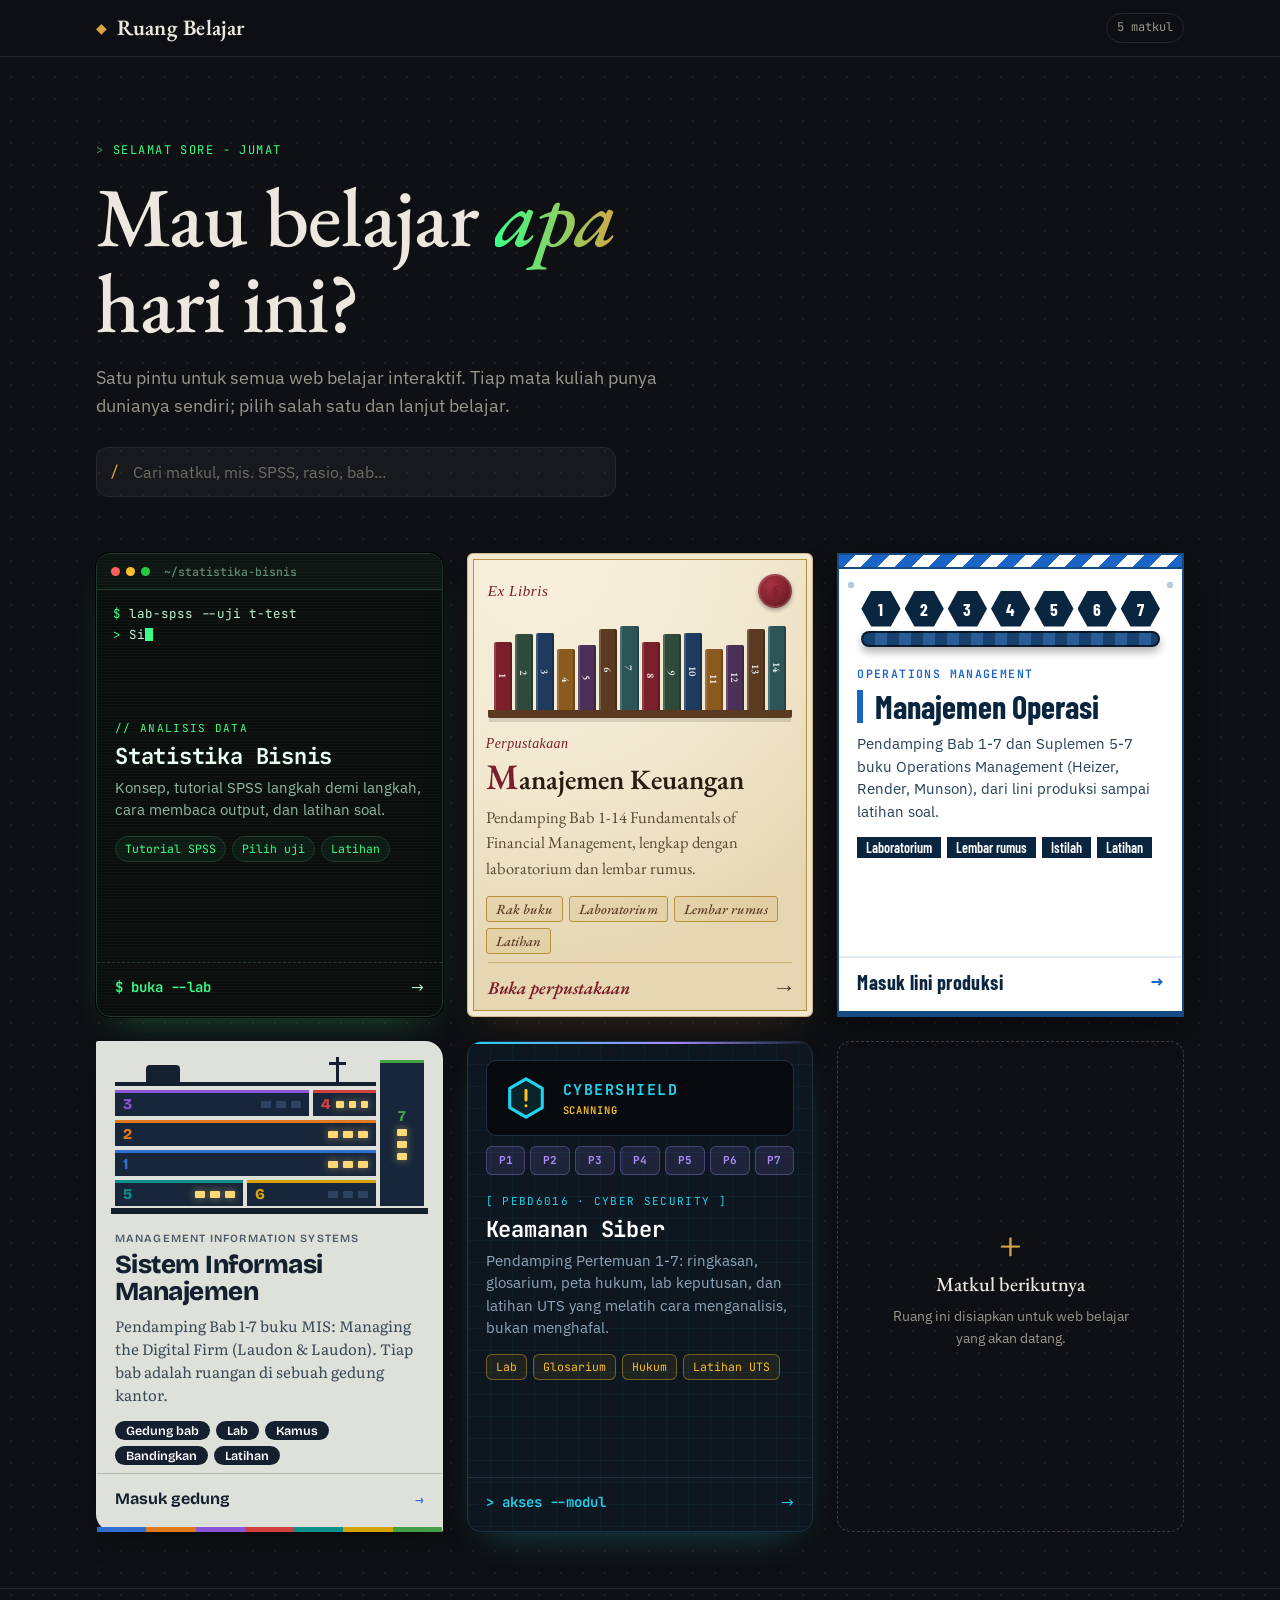
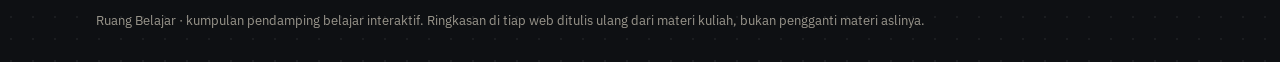
<file: index.html>
<!DOCTYPE html>
<html lang="id">
<head>
<meta charset="utf-8">
<meta name="viewport" content="width=device-width,initial-scale=1">
<title>Ruang Belajar - Pusat Web Belajar Interaktif</title>
<meta name="description" content="Pintu masuk ke semua web belajar interaktif per mata kuliah: statistika bisnis, manajemen keuangan, dan lainnya.">
<meta name="theme-color" content="#0e1013">
<link rel="preconnect" href="https://fonts.googleapis.com">
<link rel="preconnect" href="https://fonts.gstatic.com" crossorigin>
<link href="https://fonts.googleapis.com/css2?family=Barlow+Condensed:wght@500;600;700&family=Bricolage+Grotesque:opsz,wght@12..96,500;12..96,700;12..96,800&family=Literata:opsz,wght@7..72,400;7..72,600&family=EB+Garamond:ital,wght@0,400;0,500;0,600;1,400;1,500&family=IBM+Plex+Sans:wght@400;500;600&family=IM+Fell+English:ital@0;1&family=JetBrains+Mono:wght@400;500;700&display=swap" rel="stylesheet">
<link rel="stylesheet" href="style.css">
</head>
<body>
<a class="skip" href="#grid">Lewati ke daftar matkul</a>

<header class="top">
  <div class="wrap top-in">
    <a class="brand" href="./" aria-label="Ruang Belajar, beranda">
      <span class="brand-mark" aria-hidden="true">&#9670;</span>
      <span class="brand-name">Ruang Belajar</span>
    </a>
    <span class="count mono" id="count" aria-live="polite"></span>
  </div>
</header>

<main>
  <section class="hero wrap">
    <p class="eyebrow mono" id="greet"></p>
    <h1>Mau belajar <em>apa</em> hari ini?</h1>
    <p class="lead">Satu pintu untuk semua web belajar interaktif. Tiap mata kuliah punya dunianya sendiri; pilih salah satu dan lanjut belajar.</p>
    <div class="search">
      <label for="q" class="sr">Cari mata kuliah</label>
      <span class="search-ic mono" aria-hidden="true">/</span>
      <input id="q" type="search" placeholder="Cari matkul, mis. SPSS, rasio, bab..." autocomplete="off" enterkeyhint="search">
    </div>
  </section>

  <section id="resume" class="wrap resume" hidden></section>

  <section class="wrap">
    <div id="grid" class="grid" aria-live="polite"></div>
    <p id="empty" class="empty" hidden>Tidak ada matkul yang cocok. Coba kata kunci lain.</p>
  </section>
</main>

<footer class="foot">
  <div class="wrap">
    <p>Ruang Belajar &middot; kumpulan pendamping belajar interaktif. Ringkasan di tiap web ditulis ulang dari materi kuliah, bukan pengganti materi aslinya.</p>
  </div>
</footer>

<script src="script.js"></script>
</body>
</html>
</file>
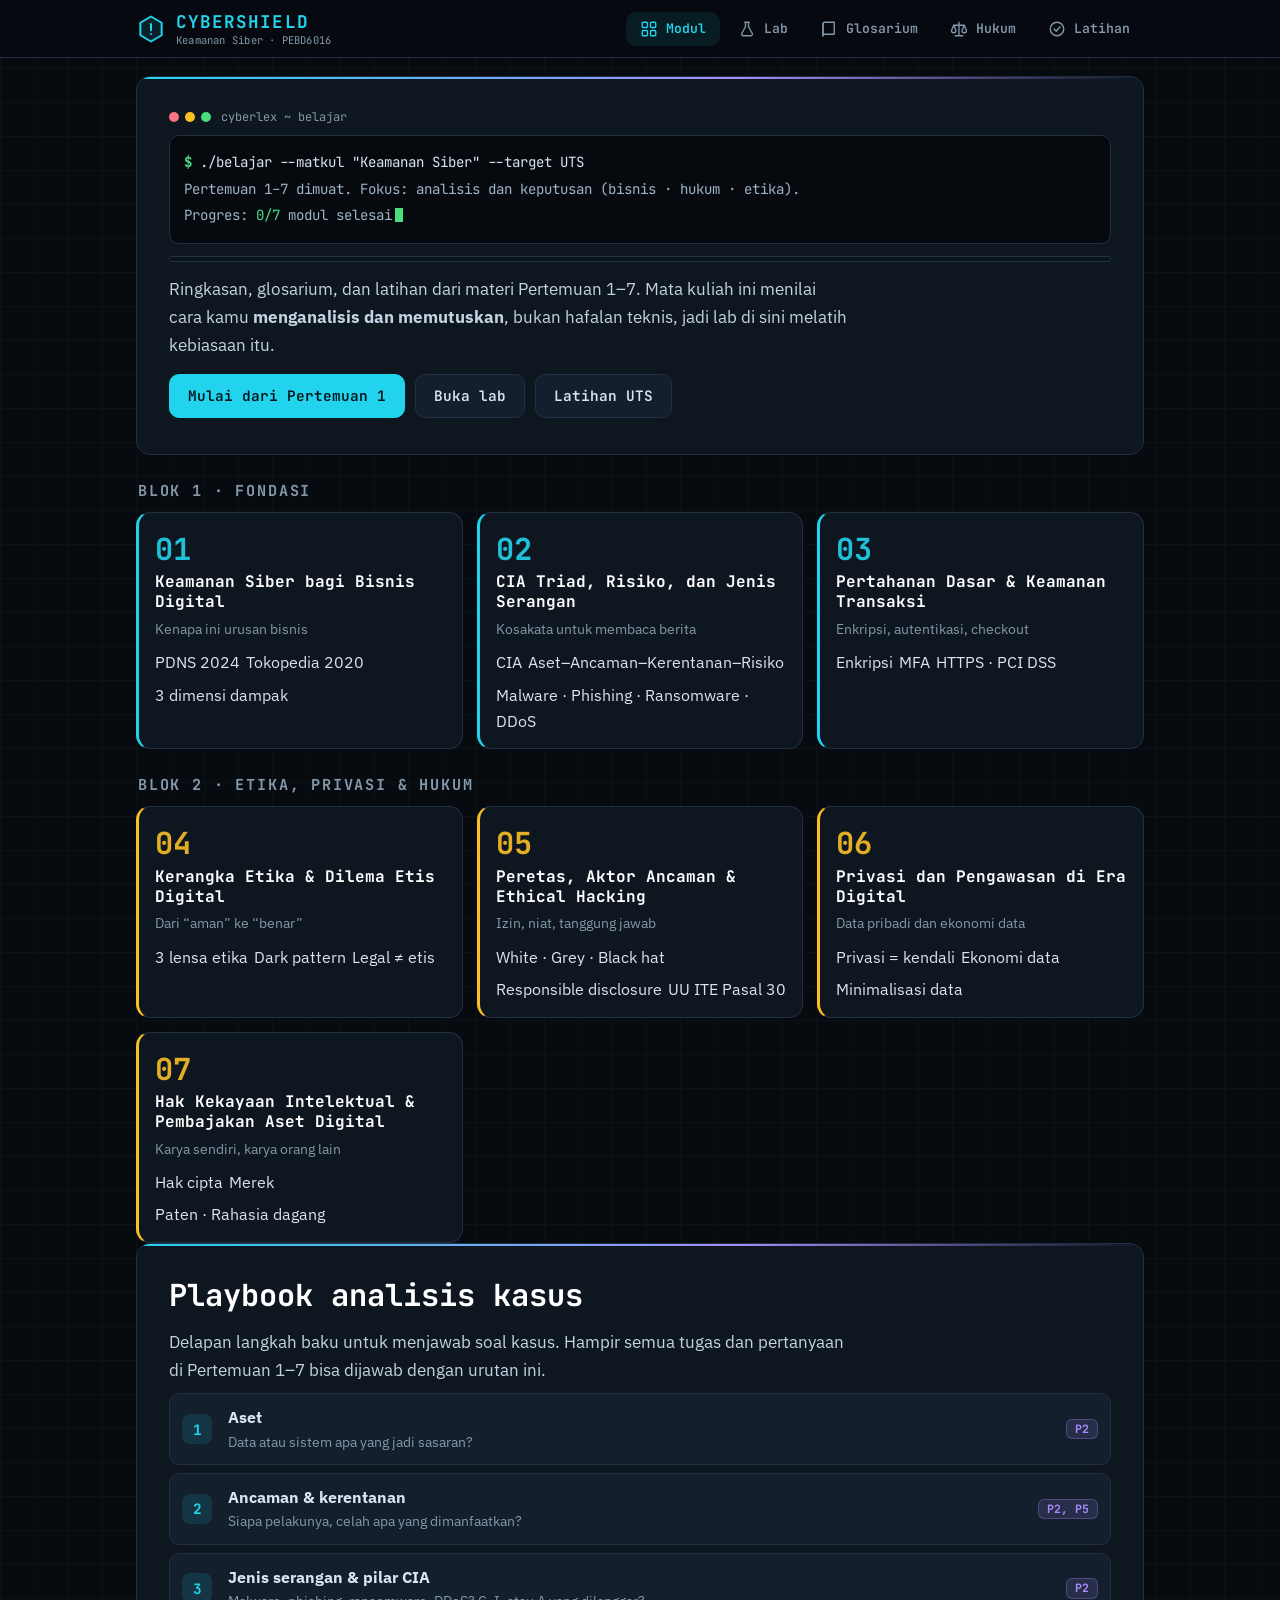
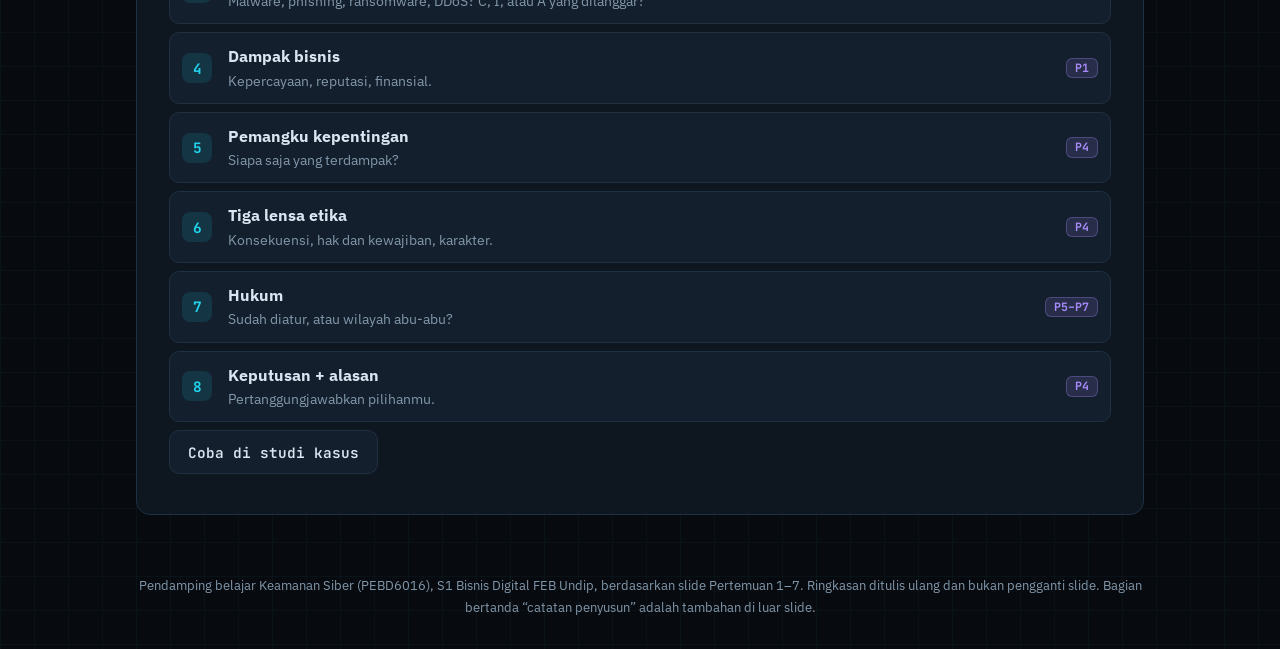
<file: KeamananSiber/index.html>
<!DOCTYPE html>
<html lang="id">
<head>
<meta charset="utf-8">
<meta name="viewport" content="width=device-width,initial-scale=1,viewport-fit=cover">
<meta name="theme-color" content="#070b10">
<title>CyberLex · Belajar Keamanan Siber</title>
<link rel="preconnect" href="https://fonts.googleapis.com">
<link rel="preconnect" href="https://fonts.gstatic.com" crossorigin>
<link href="https://fonts.googleapis.com/css2?family=IBM+Plex+Sans:wght@400;500;600&family=JetBrains+Mono:wght@400;600;700&display=swap" rel="stylesheet">
<link rel="stylesheet" href="style.css">
</head>
<body>
<a class="skip" href="#M">Lewati ke konten</a>
<header>
  <div class="wrap">
    <a class="brand" href="#/"><svg viewBox="0 0 24 24" aria-hidden="true"><path d="M12 2l8.5 5v10L12 22l-8.5-5V7z"/><path d="M12 8v5m0 3v.01"/></svg><span>CYBERSHIELD<small>Keamanan Siber · PEBD6016</small></span></a>
    <nav id="nav" aria-label="Menu utama">
      <a href="#/" data-r=""><svg viewBox="0 0 24 24" aria-hidden="true"><rect x="3" y="3" width="7" height="7" rx="1.5"/><rect x="14" y="3" width="7" height="7" rx="1.5"/><rect x="3" y="14" width="7" height="7" rx="1.5"/><rect x="14" y="14" width="7" height="7" rx="1.5"/></svg><span>Modul</span></a>
      <a href="#/lab" data-r="lab"><svg viewBox="0 0 24 24" aria-hidden="true"><path d="M9 3h6M10 3v6l-5 9a2 2 0 0 0 1.8 3h10.4a2 2 0 0 0 1.8-3l-5-9V3"/></svg><span>Lab</span></a>
      <a href="#/glosarium" data-r="glosarium"><svg viewBox="0 0 24 24" aria-hidden="true"><path d="M4 5a2 2 0 0 1 2-2h13v16H6a2 2 0 0 0-2 2z"/><path d="M4 21V5"/></svg><span>Glosarium</span></a>
      <a href="#/hukum" data-r="hukum"><svg viewBox="0 0 24 24" aria-hidden="true"><path d="M12 3v18M7 21h10M5 7h14M5 7l-3 7a3 3 0 0 0 6 0zM19 7l-3 7a3 3 0 0 0 6 0z"/></svg><span>Hukum</span></a>
      <a href="#/latihan" data-r="latihan"><svg viewBox="0 0 24 24" aria-hidden="true"><circle cx="12" cy="12" r="9"/><path d="M8 12l3 3 5-6"/></svg><span>Latihan</span></a>
    </nav>
  </div>
</header>
<main id="M"></main>
<footer>Pendamping belajar Keamanan Siber (PEBD6016), S1 Bisnis Digital FEB Undip, berdasarkan slide Pertemuan 1–7. Ringkasan ditulis ulang dan bukan pengganti slide. Bagian bertanda &ldquo;catatan penyusun&rdquo; adalah tambahan di luar slide.</footer>
<script src="data.js"></script>
<script src="glosarium.js"></script>
<script src="labs.js"></script>
<script src="quiz.js"></script>
<script src="script.js"></script>
</body>
</html>
</file>
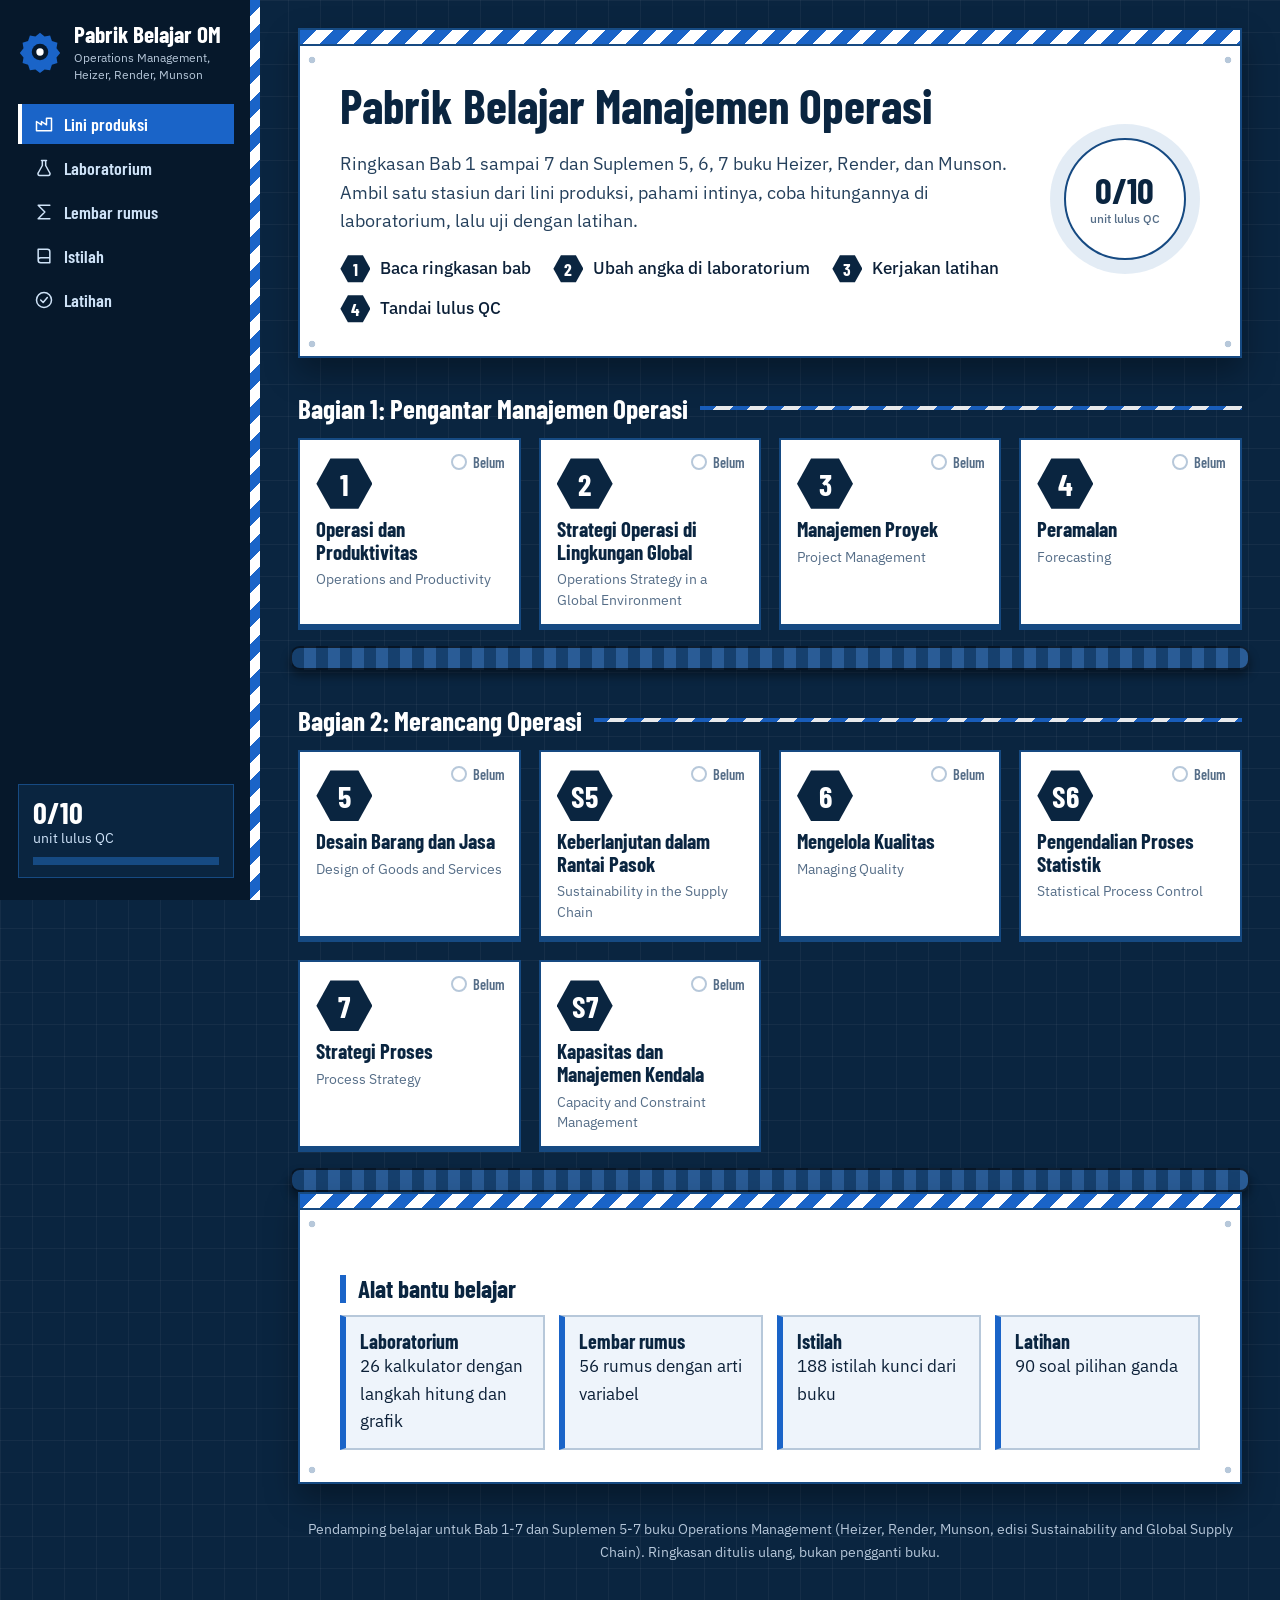
<file: ManajemenOperasi/index.html>
<!DOCTYPE html>
<html lang="id">
<head>
<meta charset="utf-8">
<meta name="viewport" content="width=device-width,initial-scale=1">
<title>Pabrik Belajar OM - Manajemen Operasi</title>
<link rel="preconnect" href="https://fonts.googleapis.com">
<link rel="preconnect" href="https://fonts.gstatic.com" crossorigin>
<link href="https://fonts.googleapis.com/css2?family=Barlow+Condensed:wght@500;600;700&family=IBM+Plex+Mono:wght@400;600&family=IBM+Plex+Sans:ital,wght@0,400;0,500;0,600;1,400&display=swap" rel="stylesheet">
<link rel="stylesheet" href="style.css">
</head>
<body>
<a class="skip" href="#M">Lewati ke konten</a>
<div class="app">
  <aside class="rail">
    <a class="brand" href="#/" aria-label="Pabrik Belajar OM, ke beranda">
      <svg viewBox="0 0 48 48" aria-hidden="true"><path d="M24 3l5 4 6-1 2 6 6 2-1 6 4 5-4 5 1 6-6 2-2 6-6-1-5 4-5-4-6 1-2-6-6-2 1-6-4-5 4-5-1-6 6-2 2-6 6 1z" fill="#1a64c8"/><circle cx="24" cy="24" r="9" fill="#06182b"/><circle cx="24" cy="24" r="4" fill="#fff"/></svg>
      <span><b>Pabrik Belajar OM</b><small>Operations Management, Heizer, Render, Munson</small></span>
    </a>
    <nav id="nav" aria-label="Menu utama">
      <a href="#/" data-r=""><svg viewBox="0 0 24 24"><path d="M3 20V9l6 4V9l6 4V5h6v15z"/></svg>Lini produksi</a>
      <a href="#/lab" data-r="lab"><svg viewBox="0 0 24 24"><path d="M9 3h6M10 3v6l-5 9a2 2 0 0 0 2 3h10a2 2 0 0 0 2-3l-5-9V3"/></svg>Laboratorium</a>
      <a href="#/rumus" data-r="rumus"><svg viewBox="0 0 24 24"><path d="M5 4h14M5 4l8 8-8 8h14"/></svg>Lembar rumus</a>
      <a href="#/istilah" data-r="istilah"><svg viewBox="0 0 24 24"><path d="M5 4h11a3 3 0 0 1 3 3v13H8a3 3 0 0 1-3-3zM5 17a3 3 0 0 1 3-3h11"/></svg>Istilah</a>
      <a href="#/latihan" data-r="latihan"><svg viewBox="0 0 24 24"><circle cx="12" cy="12" r="9"/><path d="M8 12l3 3 5-6"/></svg>Latihan</a>
    </nav>
    <div class="gm" id="gm" aria-live="polite"></div>
  </aside>
  <main>
    <div class="wrapm" id="M" tabindex="-1"></div>
    <footer>Pendamping belajar untuk Bab 1-7 dan Suplemen 5-7 buku Operations Management (Heizer, Render, Munson, edisi Sustainability and Global Supply Chain). Ringkasan ditulis ulang, bukan pengganti buku.</footer>
  </main>
</div>
<script src="materi.js"></script>
<script src="rumus.js"></script>
<script src="istilah.js"></script>
<script src="soal.js"></script>
<script src="labs.js"></script>
<script src="script.js"></script>
</body>
</html>
</file>
<file: style.css>
/* ============ Ruang Belajar - hub ============ */
:root{
  --bg:#0e1013;--ink:#ece8df;--mut:#9a968c;--line:#252932;
  --g:#39ff88;--au:#d9a441;--r:14px;
  --serif:'EB Garamond',Georgia,serif;
  --sans:'IBM Plex Sans',system-ui,sans-serif;
  --mono:'JetBrains Mono',ui-monospace,Menlo,monospace;
}
*,*::before,*::after{box-sizing:border-box}
*{margin:0}
html{-webkit-text-size-adjust:100%;scroll-behavior:smooth}
body{
  min-height:100vh;display:flex;flex-direction:column;
  background:var(--bg);color:var(--ink);
  font:400 16px/1.6 var(--sans);
  background-image:radial-gradient(rgba(255,255,255,.055) 1px,transparent 1px);
  background-size:22px 22px;
}
main{flex:1}
.wrap{width:100%;max-width:1120px;margin:0 auto;padding:0 16px}
.mono{font-family:var(--mono)}
.sr{position:absolute;width:1px;height:1px;overflow:hidden;clip:rect(0 0 0 0);white-space:nowrap}
.skip{position:absolute;left:-999px;top:8px;background:var(--ink);color:var(--bg);padding:8px 12px;border-radius:8px;z-index:50}
.skip:focus{left:8px}
a{color:inherit}
:focus-visible{outline:2px solid var(--au);outline-offset:3px}

/* ---- header ---- */
.top{position:sticky;top:0;z-index:10;background:rgba(14,16,19,.82);backdrop-filter:blur(10px);-webkit-backdrop-filter:blur(10px);border-bottom:1px solid var(--line)}
.top-in{display:flex;align-items:center;justify-content:space-between;height:56px}
.brand{display:inline-flex;align-items:center;gap:10px;text-decoration:none}
.brand-mark{color:var(--au);font-size:14px}
.brand-name{font-family:var(--serif);font-size:22px;font-weight:600;letter-spacing:.01em}
.count{font-size:12px;color:var(--mut);border:1px solid var(--line);padding:4px 10px;border-radius:999px}

/* ---- hero ---- */
.hero{padding-top:clamp(36px,9vw,84px);padding-bottom:clamp(20px,4vw,36px)}
.eyebrow{font-size:12px;letter-spacing:.12em;text-transform:uppercase;color:var(--g);margin-bottom:14px}
.eyebrow::before{content:"> ";opacity:.6}
.hero h1{font-family:var(--serif);font-weight:500;font-size:clamp(38px,9.5vw,84px);line-height:1.02;letter-spacing:-.01em;max-width:14ch}
.hero h1 em{font-style:italic;background:linear-gradient(90deg,var(--g),var(--au));-webkit-background-clip:text;background-clip:text;color:transparent;padding-right:.06em}
.lead{margin-top:18px;max-width:52ch;color:var(--mut);font-size:clamp(15px,2.2vw,18px)}
.search{position:relative;margin-top:26px;max-width:520px}
.search-ic{position:absolute;left:14px;top:50%;transform:translateY(-50%);color:var(--au);font-size:15px;pointer-events:none}
.search input{
  width:100%;height:50px;padding:0 16px 0 36px;border-radius:12px;
  border:1px solid var(--line);background:rgba(255,255,255,.04);color:var(--ink);
  font:400 16px var(--sans); /* 16px: cegah zoom iOS */
}
.search input::placeholder{color:#6f6c64}
.search input:focus{border-color:var(--au);outline:none;box-shadow:0 0 0 3px rgba(217,164,65,.18)}

/* ---- resume ---- */
.resume{margin-bottom:6px}
.resume a{
  display:flex;align-items:center;gap:12px;justify-content:space-between;
  text-decoration:none;padding:12px 16px;border-radius:12px;
  border:1px dashed #3a3f4a;background:rgba(255,255,255,.03);
  transition:border-color .2s,background .2s;
}
.resume a:hover{border-color:var(--au);background:rgba(217,164,65,.06)}
.resume small{display:block;font:500 11px var(--mono);letter-spacing:.1em;text-transform:uppercase;color:var(--mut)}
.resume strong{font-family:var(--serif);font-size:20px;font-weight:600}
.resume .go{font-family:var(--mono);color:var(--au);white-space:nowrap}

/* ---- grid ---- */
.grid{display:grid;grid-template-columns:1fr;gap:20px;padding:20px 0 56px}
@media(min-width:720px){.grid{grid-template-columns:repeat(2,1fr);gap:24px}}
@media(min-width:1060px){.grid{grid-template-columns:repeat(3,1fr)}}
.empty{text-align:center;color:var(--mut);padding:40px 0 80px}

/* ---- card base ---- */
.card{
  position:relative;display:flex;flex-direction:column;overflow:hidden;
  text-decoration:none;border-radius:var(--r);min-height:330px;
  background:#171a20;border:1px solid var(--line);
  transition:transform .25s cubic-bezier(.2,.8,.2,1),box-shadow .25s;
  -webkit-tap-highlight-color:transparent;
}
.card:hover{transform:translateY(-5px)}
.card:active{transform:translateY(-1px) scale(.995)}
.c-body{padding:18px 18px 8px;flex:1}
.c-kicker{font-size:11px;letter-spacing:.12em;text-transform:uppercase;margin-bottom:6px}
.c-title{font-size:25px;line-height:1.15;margin-bottom:8px}
.c-desc{font-size:14.5px;line-height:1.55}
.c-chips{display:flex;flex-wrap:wrap;gap:6px;margin-top:14px}
.chip{font-size:11.5px;padding:3px 9px;border-radius:999px}
.c-foot{display:flex;align-items:center;justify-content:space-between;padding:12px 18px 16px}
.c-open{font-weight:600;font-size:14px}
.c-arrow{display:inline-block;transition:transform .25s}
.card:hover .c-arrow{transform:translateX(6px)}

/* ======== TEMA: terminal (IT / Statistika Bisnis) ======== */
.t-terminal{
  --fg:#bff6d4;--ac:#39ff88;--mu:#5f8b73;--bd:#1d3a2b;
  background:#0a0f0d;color:var(--fg);border-color:var(--bd);
  font-family:var(--sans);
  box-shadow:0 0 0 1px #000,0 18px 40px -22px rgba(57,255,136,.35);
}
.t-terminal:hover{box-shadow:0 0 0 1px var(--ac),0 22px 50px -18px rgba(57,255,136,.45)}
.t-terminal::after{ /* scanlines */
  content:"";position:absolute;inset:0;pointer-events:none;
  background:repeating-linear-gradient(to bottom,rgba(255,255,255,.025) 0 1px,transparent 1px 3px);
}
.t-terminal .win{display:flex;align-items:center;gap:6px;padding:10px 14px;border-bottom:1px solid var(--bd);background:#0d1512}
.t-terminal .dot{width:9px;height:9px;border-radius:50%;background:#26453a}
.t-terminal .dot:first-child{background:#ff5f56}
.t-terminal .dot:nth-child(2){background:#ffbd2e}
.t-terminal .dot:nth-child(3){background:#27c93f}
.t-terminal .win-path{margin-left:8px;font:500 11.5px var(--mono);color:var(--mu);white-space:nowrap;overflow:hidden;text-overflow:ellipsis}
.t-terminal .scr{font:400 12.5px/1.65 var(--mono);padding:14px 16px;min-height:112px;color:var(--fg);overflow:hidden}
.t-terminal .scr .ln{white-space:pre-wrap;word-break:break-word}
.t-terminal .scr .p{color:var(--ac)}
.t-terminal .scr .ok{color:#ffd866}
.t-terminal .cursor{display:inline-block;width:.6em;height:1.05em;background:var(--ac);vertical-align:-2px;animation:blink 1s steps(2,start) infinite}
.t-terminal .c-kicker{font-family:var(--mono);color:var(--ac)}
.t-terminal .c-kicker::before{content:"// "}
.t-terminal .c-title{font-family:var(--mono);font-weight:700;color:#e8fff1;font-size:22px;letter-spacing:-.01em}
.t-terminal .c-desc{color:#8fb7a1}
.t-terminal .chip{font-family:var(--mono);border:1px solid var(--bd);color:var(--ac);background:rgba(57,255,136,.05)}
.t-terminal .c-foot{border-top:1px dashed var(--bd)}
.t-terminal .c-open{font-family:var(--mono);color:var(--ac)}
.t-terminal .c-open::before{content:"$ "}

/* ======== TEMA: library (klasik / Manajemen Keuangan) ======== */
.t-library{
  --paper:#f2e8d0;--ink2:#3a2a1a;--wine:#7a1f2b;--gold:#b8923a;--wood:#5a3b22;
  color:var(--ink2);font-family:'EB Garamond',Georgia,serif;
  background:
    radial-gradient(120% 90% at 20% 0%,#f8f0dc 0%,var(--paper) 55%,#e6d6b2 100%);
  border:1px solid #cdb98a;
  box-shadow:inset 0 0 0 5px var(--paper),inset 0 0 0 6px var(--gold),0 18px 40px -22px rgba(90,59,34,.7);
  border-radius:6px;
}
.t-library:hover{box-shadow:inset 0 0 0 5px var(--paper),inset 0 0 0 6px var(--wine),0 24px 48px -20px rgba(90,59,34,.85)}
.t-library .exl{padding:20px 20px 0;display:flex;align-items:center;justify-content:space-between}
.t-library .exl span{font:italic 400 15px 'IM Fell English',serif;color:var(--wine);letter-spacing:.04em}
.t-library .seal{width:34px;height:34px;border-radius:50%;display:grid;place-items:center;color:#f6e3c0;font:600 15px var(--serif);background:radial-gradient(circle at 35% 30%,#a8323f,var(--wine) 60%,#4f1119);box-shadow:0 2px 4px rgba(0,0,0,.35),inset 0 0 0 2px rgba(255,255,255,.15)}
.t-library .shelf{margin:14px 20px 0;padding:0 6px;display:flex;align-items:flex-end;gap:3px;height:96px;border-bottom:8px solid var(--wood);border-radius:2px;box-shadow:0 5px 0 -1px rgba(0,0,0,.12)}
.t-library .sp{
  flex:1;min-width:0;display:flex;align-items:center;justify-content:center;
  border-radius:2px 2px 0 0;color:rgba(255,255,255,.9);
  writing-mode:vertical-rl;transform-origin:bottom;
  font:600 10.5px var(--serif);letter-spacing:.04em;
  box-shadow:inset 2px 0 0 rgba(255,255,255,.16),inset -2px 0 0 rgba(0,0,0,.2);
  transition:transform .3s cubic-bezier(.2,.8,.2,1);
}
.t-library:hover .sp:nth-child(odd){transform:translateY(-6px)}
.t-library:hover .sp:nth-child(3n){transform:translateY(-10px)}
.t-library .c-kicker{font:italic 400 14px 'IM Fell English',serif;letter-spacing:.03em;text-transform:none;color:var(--wine)}
.t-library .c-title{font-weight:600;font-size:28px;line-height:1.08;color:#2a1c10}
.t-library .c-title::first-letter{color:var(--wine);font-size:1.28em}
.t-library .c-desc{font-size:16.5px;color:#5a4630}
.t-library .chip{font:italic 500 14px var(--serif);color:var(--wood);border:1px solid var(--gold);background:rgba(184,146,58,.12);border-radius:3px}
.t-library .c-foot{margin:0 20px;padding-left:0;padding-right:0;border-top:1px solid rgba(184,146,58,.55)}
.t-library .c-open{font:600 italic 18px var(--serif);color:var(--wine)}

/* ======== TEMA: industrial (Manajemen Operasi) ======== */
.t-industrial{
  --navy:#0a2540;--navy3:#164a82;--blue:#1a64c8;--steel:#b7c8da;--sky:#cfe3f8;
  background-color:#fff;color:#0c2038;
  border:2px solid var(--navy3);border-bottom-width:6px;border-radius:0;
  box-shadow:0 14px 30px rgba(0,0,0,.45);
  background-image:
    radial-gradient(circle at 12px 30px,var(--steel) 0 3px,transparent 3.6px),
    radial-gradient(circle at calc(100% - 12px) 30px,var(--steel) 0 3px,transparent 3.6px);
}
.t-industrial::before{ /* pita bahaya */
  content:"";position:absolute;left:0;right:0;top:0;height:14px;z-index:1;
  background:repeating-linear-gradient(135deg,var(--blue) 0 12px,#fff 12px 24px);
  border-bottom:2px solid var(--navy3);
}
.t-industrial:hover{box-shadow:0 22px 40px -8px rgba(0,0,0,.6),0 0 0 2px var(--blue)}
.t-industrial .belt-wrap{margin:34px 22px 0}
.t-industrial .hexrow{display:flex;justify-content:space-between;gap:4px;position:relative;z-index:1}
.t-industrial .hx{
  flex:1;max-width:40px;aspect-ratio:1;display:grid;place-items:center;
  background:var(--navy);color:#fff;font:700 1.1rem 'Barlow Condensed','Arial Narrow',sans-serif;
  clip-path:polygon(25% 5%,75% 5%,100% 50%,75% 95%,25% 95%,0 50%);
  transition:transform .3s cubic-bezier(.2,.8,.2,1),background .2s;
}
.t-industrial:hover .hx{transform:translateY(-6px);background:var(--blue);transition-delay:calc(var(--i)*40ms)}
.t-industrial .belt{
  height:16px;margin-top:3px;border-radius:8px;border:2px solid #000a;
  background:repeating-linear-gradient(90deg,#16406e 0 12px,#2a5c96 12px 24px);background-size:24px 100%;
  animation:belt 1.4s linear infinite;box-shadow:0 5px 8px rgba(0,0,0,.3);
}
@keyframes belt{to{background-position-x:24px}}
.t-industrial .c-kicker{font-family:'IBM Plex Mono',var(--mono);font-weight:600;color:var(--blue);font-size:11.5px}
.t-industrial .c-title{font:700 32px/1.05 'Barlow Condensed','Arial Narrow',sans-serif;color:var(--navy);padding-left:12px;border-left:6px solid var(--blue)}
.t-industrial .c-desc{color:#25405c;margin-top:10px}
.t-industrial .chip{font:600 14px/1.5 'Barlow Condensed','Arial Narrow',sans-serif;background:var(--navy);color:#fff;border-radius:0;padding:0 9px}
.t-industrial .c-foot{border-top:2px solid #e3ecf5}
.t-industrial .c-open{font:700 20px 'Barlow Condensed','Arial Narrow',sans-serif;color:var(--navy);letter-spacing:.02em}
.t-industrial .c-arrow{color:var(--blue);font-weight:700}

/* ======== TEMA: office (Sistem Informasi Manajemen) ======== */
.t-office{
  --ofc-bg:#dde1da;--ofc-panel:#f6f7f3;--ofc-ink:#142030;--ofc-night:#17263a;--ofc-win:#ffd978;--ofc-dim:#2d4360;
  --o1:#2f6fd0;--o2:#e0781c;--o3:#8a55d6;--o4:#d23f3f;--o5:#0f8f89;--o6:#d4a20a;--o7:#43a047;
  background:var(--ofc-bg);color:var(--ofc-ink);
  border:1px solid #b3bcb1;border-radius:2px 18px 2px 18px;
  border-bottom:5px solid transparent;
  border-image:linear-gradient(90deg,var(--o1) 0 14.28%,var(--o2) 0 28.56%,var(--o3) 0 42.84%,var(--o4) 0 57.12%,var(--o5) 0 71.4%,var(--o6) 0 85.68%,var(--o7) 0) 0 0 1 0;
  box-shadow:0 14px 30px -14px rgba(0,0,0,.6);
  font-family:'Literata',Georgia,serif;
}
.t-office:hover{box-shadow:0 22px 40px -14px rgba(0,0,0,.75),0 0 0 2px var(--o1)}
.t-office .bld{
  display:grid;gap:4px;margin:18px 18px 0;padding-bottom:8px;position:relative;
  grid-template-columns:1fr 1fr 1fr 1fr 44px;
  grid-template-areas:"roof roof roof roof r7" "r3 r3 r3 r4 r7" "r2 r2 r2 r2 r7" "r1 r1 r1 r1 r7" "r5 r5 r6 r6 r7";
}
.t-office .bld::after{content:"";position:absolute;left:-4px;right:-4px;bottom:0;height:6px;background:var(--ofc-ink)}
.t-office .roof{grid-area:roof;height:26px;position:relative;border-bottom:4px solid var(--ofc-ink);display:block}
.t-office .tank{position:absolute;left:12%;bottom:0;width:34px;height:17px;background:var(--ofc-ink);border-radius:4px 4px 0 0}
.t-office .ant{position:absolute;right:14%;bottom:0;width:3px;height:25px;background:var(--ofc-ink)}
.t-office .ant::before{content:"";position:absolute;top:5px;left:-7px;width:17px;height:3px;background:var(--ofc-ink)}
.t-office .rm{
  --c:var(--o1);display:flex;align-items:center;gap:5px;min-height:26px;padding:3px 8px;
  background:var(--ofc-night);border-top:3px solid var(--c);overflow:hidden;
}
.t-office .rm.c1{--c:var(--o1)}.t-office .rm.c2{--c:var(--o2)}.t-office .rm.c3{--c:var(--o3)}.t-office .rm.c4{--c:var(--o4)}
.t-office .rm.c5{--c:var(--o5)}.t-office .rm.c6{--c:var(--o6)}.t-office .rm.c7{--c:var(--o7)}
.t-office .rm b{font:800 15px/1 'Bricolage Grotesque','Segoe UI',sans-serif;color:var(--c);margin-right:auto}
.t-office .rm i{width:10px;height:7px;border-radius:1px;background:var(--ofc-dim);transition:background .25s,box-shadow .25s}
.t-office .rm.lit i{background:var(--ofc-win);box-shadow:0 0 8px #ffd97888}
.t-office:hover .rm i{background:var(--ofc-win);box-shadow:0 0 8px #ffd97888}
.t-office:hover .rm:nth-child(odd) i{transition-delay:.12s}
.t-office .rm.shaft{flex-direction:column;justify-content:center;padding:6px 2px}
.t-office .rm.shaft b{margin:0}
.t-office .c-kicker{font:600 11px 'Bricolage Grotesque','Segoe UI',sans-serif;color:#4c5a67;letter-spacing:.1em}
.t-office .c-title{font:800 26px/1.05 'Bricolage Grotesque','Segoe UI',sans-serif;letter-spacing:-.02em;color:var(--ofc-ink)}
.t-office .c-desc{color:#3b4a58;font-size:15px;line-height:1.55}
.t-office .chip{font:600 12.5px 'Bricolage Grotesque','Segoe UI',sans-serif;background:var(--ofc-ink);color:#fff;border-radius:999px;padding:2px 11px}
.t-office .c-foot{border-top:1px solid #b3bcb1}
.t-office .c-open{font:700 16px 'Bricolage Grotesque','Segoe UI',sans-serif;color:var(--ofc-ink)}
.t-office .c-arrow{color:var(--o1);font-weight:700}

/* ======== TEMA: cyber (Keamanan Siber) ======== */
.t-cyber{
  --cy:#22d3ee;--cg:#4ade80;--cv:#a78bfa;--cam:#fbbf24;--cpanel:#0e1620;--cline:#1f3042;
  background:
    linear-gradient(rgba(34,211,238,.05) 1px,transparent 1px) 0 0/22px 22px,
    linear-gradient(90deg,rgba(34,211,238,.05) 1px,transparent 1px) 0 0/22px 22px,
    var(--cpanel);
  border:1px solid var(--cline);color:#d9e5f0;font-family:var(--sans);
  box-shadow:0 18px 40px -22px rgba(34,211,238,.35);
}
.t-cyber::before{content:"";position:absolute;left:0;right:0;top:0;height:2px;z-index:2;background:linear-gradient(90deg,var(--cy),var(--cv) 60%,transparent)}
.t-cyber:hover{border-color:var(--cy);box-shadow:0 0 0 1px var(--cy),0 22px 50px -18px rgba(34,211,238,.5)}
.t-cyber .cy{position:relative;display:flex;align-items:center;gap:14px;margin:18px 18px 0;padding:14px 16px;background:#060a0f;border:1px solid var(--cline);border-radius:10px;overflow:hidden}
.t-cyber .sweep{position:absolute;top:0;bottom:0;width:60px;left:-60px;background:linear-gradient(90deg,transparent,rgba(34,211,238,.22),transparent);animation:sweep 3.4s linear infinite}
@keyframes sweep{to{left:100%}}
.t-cyber .shield{flex:none;width:46px;height:46px;fill:rgba(34,211,238,.12);stroke:var(--cy);stroke-width:1.6;stroke-linecap:round;stroke-linejoin:round;transition:stroke .3s,fill .3s}
.t-cyber .shield .ok{display:none;fill:none;stroke:var(--cg)}
.t-cyber .shield .mk{stroke:var(--cam)}
.t-cyber .cy-txt{display:grid;gap:3px;position:relative}
.t-cyber .cy-txt b{font:700 15px var(--mono);letter-spacing:.1em;color:var(--cy)}
.t-cyber .st{position:relative;height:14px;font:600 10.5px var(--mono);letter-spacing:.08em}
.t-cyber .st i{position:absolute;left:0;top:0;font-style:normal;white-space:nowrap}
.t-cyber .st .s1{color:var(--cam);animation:blink 1.2s steps(2,start) infinite}
.t-cyber .st .s2{color:var(--cg);opacity:0}
.t-cyber:hover .shield{stroke:var(--cg);fill:rgba(74,222,128,.12)}
.t-cyber:hover .shield .mk{display:none}
.t-cyber:hover .shield .ok{display:block}
.t-cyber:hover .st .s1{animation:none;opacity:0}
.t-cyber:hover .st .s2{opacity:1}
.t-cyber .pms{display:grid;grid-template-columns:repeat(7,1fr);gap:5px;margin:10px 18px 0}
.t-cyber .pm{
  text-align:center;font:700 11px/1 var(--mono);padding:8px 0;border-radius:6px;
  color:var(--cv);background:rgba(167,139,250,.12);border:1px solid rgba(167,139,250,.3);
  transition:color .2s,background .2s,border-color .2s;
}
.t-cyber:hover .pm{color:var(--cg);background:rgba(74,222,128,.1);border-color:rgba(74,222,128,.45);transition-delay:calc(var(--i)*55ms)}
.t-cyber .c-kicker{font-family:var(--mono);color:var(--cy)}
.t-cyber .c-kicker::before{content:"[ "}
.t-cyber .c-kicker::after{content:" ]"}
.t-cyber .c-title{font-family:var(--mono);font-weight:700;color:#fff;font-size:22px;letter-spacing:-.01em}
.t-cyber .c-desc{color:#8fa5ba}
.t-cyber .chip{font-family:var(--mono);color:var(--cam);border:1px solid rgba(251,191,36,.4);background:rgba(251,191,36,.07);border-radius:6px}
.t-cyber .c-foot{border-top:1px solid var(--cline)}
.t-cyber .c-open{font-family:var(--mono);color:var(--cy)}
.t-cyber .c-open::before{content:"> "}
.t-cyber .c-arrow{color:var(--cy)}
@media(max-width:380px){.t-cyber .pm{font-size:10px;padding:7px 0}.t-cyber .cy{gap:10px;padding:12px}}

/* ======== Kartu bawaan (tema baru belum dibuat) ======== */
.t-default .c-kicker{color:var(--au);font-family:var(--mono)}
.t-default .c-title{font-family:var(--serif)}
.t-default .c-desc{color:var(--mut)}
.t-default .chip{border:1px solid var(--line);color:var(--mut)}
.t-default .c-open{color:var(--au)}
.t-default .gen{height:90px;margin:14px 18px 0;border-radius:10px;background:
  repeating-linear-gradient(135deg,rgba(255,255,255,.05) 0 8px,transparent 8px 16px),#1b1f27;
  display:grid;place-items:center;font:700 34px var(--serif);color:var(--au)}

/* ======== Kartu "segera hadir" ======== */
.soon{
  min-height:200px;border:1.5px dashed #3a3f4a;border-radius:var(--r);
  display:flex;flex-direction:column;align-items:center;justify-content:center;gap:6px;
  text-align:center;padding:24px;color:var(--mut);
}
.soon b{font:500 38px var(--serif);color:var(--au);line-height:1}
.soon strong{font-family:var(--serif);font-size:20px;color:var(--ink);font-weight:500}
.soon p{font-size:13.5px;max-width:30ch}

/* ---- footer ---- */
.foot{border-top:1px solid var(--line);padding:22px 0 30px;color:var(--mut);font-size:13px}

/* ---- animasi ---- */
@keyframes blink{to{visibility:hidden}}
@keyframes rise{from{opacity:0;transform:translateY(14px)}to{opacity:1;transform:none}}
.card,.soon{animation:rise .55s cubic-bezier(.2,.8,.2,1) both}
.grid>*:nth-child(2){animation-delay:.07s}
.grid>*:nth-child(3){animation-delay:.14s}
.grid>*:nth-child(4){animation-delay:.21s}

@media(max-width:380px){
  .c-title{font-size:22px}
  .t-library .c-title{font-size:25px}
}
@media(prefers-reduced-motion:reduce){
  *,*::before,*::after{animation:none!important;transition:none!important;scroll-behavior:auto!important}
  .t-terminal .cursor{animation:none}
}
</file>
<file: KeamananSiber/style.css>
:root{color-scheme:dark;--bg:#070b10;--panel:#0e1620;--panel2:#131f2c;--line:#1f3042;--text:#d9e5f0;--mute:#8398ab;--cy:#22d3ee;--gr:#4ade80;--am:#fbbf24;--rd:#fb7185;--vi:#a78bfa;--r:14px;--mono:'JetBrains Mono',ui-monospace,SFMono-Regular,Menlo,Consolas,monospace;--sans:'IBM Plex Sans',system-ui,-apple-system,'Segoe UI',Roboto,sans-serif}
*{box-sizing:border-box}
html{-webkit-text-size-adjust:100%;scroll-padding-top:76px}
body{margin:0;background:var(--bg);background-image:linear-gradient(rgba(34,211,238,.035) 1px,transparent 1px),linear-gradient(90deg,rgba(34,211,238,.035) 1px,transparent 1px);background-size:34px 34px;color:var(--text);font:16px/1.65 var(--sans);padding-bottom:calc(84px + env(safe-area-inset-bottom));overflow-wrap:break-word}
a{color:var(--cy)}
a:focus-visible,button:focus-visible,input:focus-visible,textarea:focus-visible,summary:focus-visible{outline:3px solid var(--cy);outline-offset:2px}
.skip{position:absolute;left:-999px;top:8px;background:var(--cy);color:#001;padding:8px 14px;border-radius:8px;z-index:20}
.skip:focus{left:8px}
h2,h3,h4{font-family:var(--mono);line-height:1.25;margin:0}
h2{font-size:clamp(1.35rem,5.2vw,1.9rem);color:#fff;margin:0 0 .5em}
h3{font-size:1.05rem;color:var(--cy);margin:1.7em 0 .6em;display:flex;gap:8px;align-items:center;flex-wrap:wrap}
h3::before{content:"> ";color:var(--gr);font-weight:700}
h4{font-size:1rem;color:#fff}
p{margin:.5em 0}
ul,ol{padding-left:1.25em;margin:.5em 0}
li{margin:.4em 0}
small{font-size:.85em}
.mute,.note{color:var(--mute)}
.note{font-size:.9rem}
.lead{font-size:1.06rem;color:#c3d3e2;max-width:68ch}
.acc{color:var(--gr)}

/* header + nav */
header{position:sticky;top:0;z-index:10;background:rgba(7,11,16,.88);backdrop-filter:blur(10px);-webkit-backdrop-filter:blur(10px);border-bottom:1px solid var(--line)}
.wrap{max-width:1040px;margin:0 auto;padding:10px 16px;display:flex;align-items:center;justify-content:space-between;gap:16px}
.brand{display:flex;align-items:center;gap:10px;text-decoration:none;color:var(--cy);font:700 1.1rem var(--mono);letter-spacing:.06em}
.brand svg{width:30px;height:30px;fill:rgba(34,211,238,.12);stroke:var(--cy);stroke-width:1.6;stroke-linecap:round;stroke-linejoin:round;flex:none}
.brand small{display:block;font:400 .66rem var(--mono);letter-spacing:.02em;color:var(--mute)}
nav svg{width:22px;height:22px;fill:none;stroke:currentColor;stroke-width:1.8;stroke-linecap:round;stroke-linejoin:round}
nav{position:fixed;left:0;right:0;bottom:0;z-index:15;display:grid;grid-template-columns:repeat(5,1fr);background:rgba(10,16,23,.96);backdrop-filter:blur(10px);-webkit-backdrop-filter:blur(10px);border-top:1px solid var(--line);padding:6px 4px calc(6px + env(safe-area-inset-bottom))}
nav a{display:flex;flex-direction:column;align-items:center;gap:2px;color:var(--mute);text-decoration:none;font:600 .68rem var(--mono);padding:6px 2px;border-radius:10px;min-height:48px;justify-content:center}
nav a.on{color:var(--cy);background:rgba(34,211,238,.09)}
@media(min-width:820px){
  body{padding-bottom:0}
  nav{position:static;display:flex;gap:4px;background:none;border:0;backdrop-filter:none;padding:0}
  nav a{flex-direction:row;gap:8px;font-size:.82rem;padding:8px 14px;min-height:0}
  nav svg{width:18px;height:18px}
}

main{max-width:1040px;margin:0 auto;padding:18px 16px 40px}
footer{max-width:1040px;margin:0 auto;padding:0 16px 30px;color:var(--mute);font-size:.82rem;text-align:center}

/* panel */
.page{position:relative;background:var(--panel);border:1px solid var(--line);border-radius:var(--r);padding:clamp(16px,4vw,32px);margin-bottom:20px;overflow:hidden}
.page::before{content:"";position:absolute;left:0;right:0;top:0;height:2px;background:linear-gradient(90deg,var(--cy),var(--vi) 60%,transparent)}
.sec{font-size:.95rem;color:var(--mute);text-transform:uppercase;letter-spacing:.12em;margin:26px 2px 12px}
.crumb{font-size:.85rem;color:var(--mute);display:flex;gap:8px;flex-wrap:wrap;align-items:center;margin:0 0 .8em}
.bigno{position:absolute;right:14px;top:6px;font:700 clamp(3rem,16vw,5.5rem) var(--mono);color:rgba(34,211,238,.07);line-height:1;pointer-events:none}

/* hero terminal */
.term{display:flex;align-items:center;gap:10px;font:.75rem var(--mono);color:var(--mute);margin-bottom:10px}
.dots{display:flex;gap:6px}.dots i{width:10px;height:10px;border-radius:50%;background:#2a3b4d}
.dots i:nth-child(1){background:#fb7185}.dots i:nth-child(2){background:#fbbf24}.dots i:nth-child(3){background:#4ade80}
.termbody{font:.88rem/1.7 var(--mono);background:#060a0f;border:1px solid var(--line);border-radius:10px;padding:12px 14px;margin-bottom:12px;overflow-x:auto}
.termbody p{margin:.2em 0}.termbody b{color:var(--gr)}.termbody .out{color:#9fb3c6}
.caret{display:inline-block;width:.55em;height:1.05em;background:var(--gr);vertical-align:-2px;margin-left:3px;animation:bl 1s steps(1) infinite}
@keyframes bl{50%{opacity:0}}
.bar{height:6px;background:#0a121a;border:1px solid var(--line);border-radius:6px;overflow:hidden;margin:0 0 14px}
.bar i{display:block;height:100%;background:linear-gradient(90deg,var(--cy),var(--gr));transition:width .5s}
.bar.slim{height:4px;margin:0 0 8px}
.cta,.row{display:flex;flex-wrap:wrap;gap:10px;margin:14px 0 4px}

/* buttons */
.btn,.opt,.chip,.sw{font:inherit;cursor:pointer;-webkit-tap-highlight-color:transparent}
.btn{display:inline-flex;align-items:center;justify-content:center;gap:8px;min-height:44px;padding:9px 18px;border-radius:10px;background:var(--panel2);color:var(--text);border:1px solid var(--line);text-decoration:none;font:600 .9rem var(--mono);transition:border-color .15s,background .15s}
.btn:hover{border-color:var(--cy)}
.btn.pri{background:var(--cy);color:#02141a;border-color:var(--cy)}
.btn.pri:hover{background:#5be3f5}
.btn.on{border-color:var(--gr);color:var(--gr)}
.chips{display:flex;flex-wrap:wrap;gap:8px;margin:10px 0;align-items:center}
.chips.tight{margin:8px 0 0}
.chip{min-height:40px;padding:6px 14px;border-radius:999px;background:var(--panel2);color:var(--text);border:1px solid var(--line);font:600 .82rem var(--mono);text-decoration:none;display:inline-flex;align-items:center}
.chip:hover{border-color:var(--cy)}
.chip.on{background:rgba(34,211,238,.14);border-color:var(--cy);color:var(--cy)}
.chip.law{border-color:rgba(251,191,36,.5);color:var(--am)}
.chip.s0.on{border-color:var(--gr);color:var(--gr);background:rgba(74,222,128,.1)}
.chip.s1.on{border-color:var(--am);color:var(--am);background:rgba(251,191,36,.1)}
.chip.s2.on{border-color:var(--rd);color:var(--rd);background:rgba(251,113,133,.1)}
.tagp{display:inline-block;font:700 .72rem/1.6 var(--mono);padding:0 8px;border-radius:6px;background:rgba(167,139,250,.14);color:var(--vi);text-decoration:none;border:1px solid rgba(167,139,250,.3);white-space:nowrap}

/* modul */
.mods{display:grid;grid-template-columns:repeat(auto-fit,minmax(min(100%,290px),1fr));gap:14px}
.mod{--ac:var(--cy);position:relative;display:block;background:var(--panel);border:1px solid var(--line);border-left:3px solid var(--ac);border-radius:var(--r);padding:16px 16px 14px;text-decoration:none;color:var(--text);transition:transform .15s,border-color .15s}
.mod.b1{--ac:var(--am)}
.mod:hover{transform:translateY(-3px);border-color:var(--ac)}
.mod .no{font:700 1.9rem var(--mono);color:var(--ac);opacity:.9}
.mod h3{margin:.2em 0 .3em;color:#fff;font-size:1rem;display:block}.mod h3::before{content:none}
.mod p{margin:0 0 .6em;color:var(--mute);font-size:.9rem}
.tags{display:flex;gap:6px;flex-wrap:wrap}
.done{position:absolute;right:12px;top:14px;font:700 .72rem var(--mono);color:var(--gr)}
.pts li,.tips li{max-width:70ch}
.tips{list-style:none;padding:0}
.tips li{padding:10px 12px;margin:8px 0;background:rgba(251,191,36,.07);border-left:3px solid var(--am);border-radius:0 8px 8px 0}
.box{background:#0a121a;border:1px dashed var(--line);border-radius:10px;padding:4px 14px}
.box.task{border-color:rgba(34,211,238,.4)}
.case-box{background:#0a121a;border:1px solid var(--line);border-left:3px solid var(--rd);border-radius:10px;padding:12px 14px;margin:14px 0}
.stats{display:grid;grid-template-columns:repeat(auto-fit,minmax(130px,1fr));gap:10px;margin:10px 0}
.stats div{background:var(--panel2);border:1px solid var(--line);border-radius:10px;padding:10px 12px}
.stats b{display:block;font:700 1.35rem var(--mono);color:var(--cy)}
.stats span{font-size:.82rem;color:var(--mute)}
.pn{display:flex;justify-content:space-between;gap:12px;margin:20px 0 0;font:.9rem var(--mono)}

/* playbook */
.play{list-style:none;padding:0;display:grid;gap:8px}
.play li{display:grid;grid-template-columns:34px 1fr auto;gap:12px;align-items:center;background:var(--panel2);border:1px solid var(--line);border-radius:10px;padding:10px 12px;margin:0}
.play .n{width:30px;height:30px;border-radius:8px;background:rgba(34,211,238,.12);color:var(--cy);display:grid;place-items:center;font:700 .9rem var(--mono)}
.play p{margin:0;color:var(--mute);font-size:.88rem}

/* lab */
.cards{display:grid;grid-template-columns:repeat(auto-fit,minmax(min(100%,250px),1fr));gap:12px}
.lc{display:flex;flex-direction:column;gap:4px;background:var(--panel2);border:1px solid var(--line);border-radius:12px;padding:14px;text-decoration:none;color:var(--text);transition:border-color .15s,transform .15s}
a.lc:hover{border-color:var(--cy);transform:translateY(-2px)}
.lc .ic{font:700 1.4rem var(--mono);color:var(--cy)}
.lc small{color:var(--mute);font-size:.84rem;line-height:1.5}
.lc.static{border-left:3px solid var(--am)}
.labbody{margin-top:8px}
.scn{font-size:1.08rem;background:#0a121a;border:1px solid var(--line);border-left:3px solid var(--cy);border-radius:10px;padding:14px 16px;margin:10px 0}
.opts{display:grid;gap:10px;margin:12px 0}
@media(min-width:620px){.opts.two{grid-template-columns:1fr 1fr}}
.opt{display:flex;gap:12px;align-items:flex-start;width:100%;text-align:left;min-height:52px;padding:12px 14px;background:var(--panel2);color:var(--text);border:1px solid var(--line);border-radius:12px;line-height:1.45;transition:border-color .15s}
.opt i{flex:none;width:26px;height:26px;border-radius:7px;display:grid;place-items:center;background:#0a121a;font:700 .78rem var(--mono);color:var(--cy);font-style:normal;margin-top:1px}
.opt span{flex:1}.opt small{display:block;color:var(--mute);margin-top:2px}
.opt:hover:not(:disabled){border-color:var(--cy)}
.opt:disabled{cursor:default;color:var(--text)}
.opt.ok{background:rgba(74,222,128,.12);border-color:var(--gr)}.opt.ok i{background:var(--gr);color:#02140a}
.opt.no{background:rgba(251,113,133,.12);border-color:var(--rd)}.opt.no i{background:var(--rd);color:#210208}
.opt.sel{border-color:var(--cy);background:rgba(34,211,238,.1)}
.fb{border-radius:12px;padding:12px 16px;margin:14px 0;border:1px solid var(--line);background:var(--panel2)}
.fb.ok{border-color:var(--gr);background:rgba(74,222,128,.08)}.fb.no{border-color:var(--rd);background:rgba(251,113,133,.08)}.fb.mix{border-color:var(--am);background:rgba(251,191,36,.08)}
.fb b{font-family:var(--mono);font-size:.92rem}
.kv{display:grid;grid-template-columns:minmax(90px,max-content) 1fr;gap:4px 14px;margin:8px 0 0;font-size:.92rem}
.kv dt{font:600 .8rem var(--mono);color:var(--cy);padding-top:2px}.kv dd{margin:0}
.ex{background:var(--panel2);border-left:3px solid var(--gr);padding:10px 14px;border-radius:0 10px 10px 0}
.rev{background:var(--panel2);border:1px solid var(--line);border-left:3px solid var(--rd);border-radius:10px;padding:10px 14px;margin:10px 0}
.rev p{margin:.25em 0;font-size:.92rem}
.score{display:flex;gap:18px;align-items:center;margin:8px 0 14px}
.ring{--v:0;flex:none;width:92px;height:92px;border-radius:50%;background:conic-gradient(var(--gr) calc(var(--v)*1%),#122030 0);display:grid;place-items:center;position:relative}
.ring::after{content:"";position:absolute;inset:8px;border-radius:50%;background:var(--panel)}
.ring b{position:relative;z-index:1;font:700 1.2rem var(--mono)}
.alert{background:rgba(251,113,133,.1);border:1px solid var(--rd);color:#ffd6dc;border-radius:10px;padding:10px 14px;margin:14px 0}
.tiles{display:flex;flex-wrap:wrap;gap:8px;margin:8px 0 14px}
.tile{padding:6px 12px;border-radius:8px;background:#0a121a;border:1px solid var(--line);font-size:.88rem}
.mrow{margin:12px 0}
.mh{display:flex;justify-content:space-between;font:.85rem var(--mono)}
.mh span{color:var(--cy)}
.mrow p,.mrow small{margin:4px 0 0;color:var(--mute);font-size:.88rem;display:block}
.meter{height:12px;background:#0a121a;border:1px solid var(--line);border-radius:8px;overflow:hidden;margin-top:4px}
.meter i{display:block;height:100%;width:0;background:linear-gradient(90deg,var(--rd),var(--am));transition:width .7s cubic-bezier(.2,.8,.2,1)}
.meter.hi i{background:linear-gradient(90deg,var(--cy),var(--gr))}.meter.mid i{background:linear-gradient(90deg,var(--am),var(--cy))}.meter.lo i{background:linear-gradient(90deg,var(--rd),var(--am))}
.mrow:not(:has(.hi,.mid,.lo)) .meter i{background:linear-gradient(90deg,var(--am),var(--rd))}

/* switch */
.sws{display:grid;gap:8px}
.sw{display:flex;gap:12px;align-items:center;width:100%;text-align:left;min-height:48px;padding:10px 12px;background:var(--panel2);border:1px solid var(--line);border-radius:12px;color:var(--text)}
.sw .knob{flex:none;width:44px;height:26px;border-radius:999px;background:#0a121a;border:1px solid var(--line);position:relative;transition:background .2s}
.sw .knob::after{content:"";position:absolute;top:3px;left:3px;width:18px;height:18px;border-radius:50%;background:var(--mute);transition:transform .2s,background .2s}
.sw.on{border-color:rgba(74,222,128,.55)}.sw.on .knob{background:rgba(74,222,128,.25)}.sw.on .knob::after{transform:translateX(18px);background:var(--gr)}
.sw.bad.on{border-color:var(--rd)}.sw.bad.on .knob{background:rgba(251,113,133,.25)}.sw.bad.on .knob::after{background:var(--rd)}
.sw .lb{flex:1;font-size:.93rem;line-height:1.4}.sw .lb small{display:block;color:var(--mute);margin-top:2px}
.chkgrid{display:grid;gap:18px}
@media(min-width:860px){.chkgrid{grid-template-columns:1fr 1fr;align-items:start}.chkgrid>div:last-child{position:sticky;top:76px}}

/* mock browser dan telepon */
.mb{border:1px solid var(--line);border-radius:12px;overflow:hidden;background:#fff;color:#1b2430}
.urlbar{display:flex;gap:10px;align-items:center;padding:8px 12px;background:#e9eef3;font-size:.82rem;overflow-x:auto;white-space:nowrap}
.urlbar span{font-weight:700;color:#198038}.urlbar.no span{color:#c0392b}.urlbar code{font:.8rem var(--mono);color:#324150}
.mbody{padding:12px 14px;font-size:.92rem}.mbody .mut{color:#4a5a6a}
.neg{color:#c0392b;font-weight:700}
.badges{display:flex;gap:6px;flex-wrap:wrap}.badges span{font:700 .7rem var(--mono);padding:2px 8px;border-radius:6px;background:#e5f5ea;color:#17692f;border:1px solid #bfe3c9}
.warn{border-left:3px solid var(--rd);background:rgba(251,113,133,.08);padding:8px 12px;border-radius:0 8px 8px 0;font-size:.9rem}
.tip{border-left:3px solid var(--gr);background:rgba(74,222,128,.08);padding:8px 12px;border-radius:0 8px 8px 0;font-size:.9rem}
.find{margin:.5em 0;padding-left:1.2em}.find li{margin:.45em 0}
.find.ok li::marker{color:var(--gr)}
.phone{max-width:420px;margin:12px 0;border:1px solid #2a3d52;border-radius:22px;background:#0a121a;overflow:hidden}
.phone .pbar{padding:8px 14px;font:.74rem var(--mono);color:var(--mute);background:#0d1822;border-bottom:1px solid var(--line);text-align:center}
.phone .pbody{padding:14px;display:grid;gap:10px;justify-items:stretch}
.phone.good{border-color:rgba(74,222,128,.5)}
.dp{position:relative;font:inherit;text-align:left;border:1px dashed transparent;background:transparent;color:var(--text);border-radius:10px;padding:8px 10px;cursor:pointer;min-height:40px;display:flex;justify-content:space-between;align-items:center;gap:8px}
.dp:hover{border-color:#355068}
.dp.sel{border-color:var(--am);background:rgba(251,191,36,.1)}
.dp.right{border-color:var(--gr);background:rgba(74,222,128,.1)}.dp.wrong{border-color:var(--rd);background:rgba(251,113,133,.1)}
.dp em{font-style:normal;font-weight:700}
.dp.title{font:600 1.05rem var(--sans);cursor:default}
.dp.timer{color:#fecaca;font:.82rem var(--mono)}
.dp.big{background:#16a34a;color:#fff;font:700 1.1rem var(--sans);justify-content:center;padding:14px;border-radius:12px;border:1px solid #16a34a}
.dp.big.sel{border-color:var(--am);box-shadow:0 0 0 2px var(--am)}
.dp.tiny{color:#4c5b6b;font-size:.72rem;justify-content:center}
.dp.shame{color:#6b7a8a;font-size:.78rem;justify-content:center}
.dp.link{font-size:.82rem;color:var(--cy);text-decoration:underline}
.dp.chk{font-size:.9rem}
p.dp{cursor:default}
.row3{display:grid;grid-template-columns:repeat(3,1fr);gap:8px}
.eq{font:600 .8rem var(--mono);padding:10px 4px;border-radius:10px;border:1px solid var(--cy);background:rgba(34,211,238,.1);color:var(--cy);min-height:44px}

/* lensa */
.lenses{display:grid;gap:12px}
@media(min-width:900px){.lenses{grid-template-columns:repeat(3,1fr)}}
.lens{background:var(--panel2);border:1px solid var(--line);border-radius:12px;padding:12px 14px}
.lens .q{color:var(--cy);font-size:.9rem;font-style:italic}
.lens ul{font-size:.92rem}
.stp{background:#0a121a;border:1px solid var(--line);border-left:3px solid var(--vi);border-radius:10px;padding:10px 14px;margin:10px 0}
.stp p{margin:.3em 0}
textarea{width:100%;font:inherit;color:var(--text);background:#060a0f;border:1px solid var(--line);border-radius:10px;padding:10px 12px;margin-top:8px;resize:vertical;min-height:80px}
input[type=search]{width:100%;font:inherit;color:var(--text);background:#060a0f;border:1px solid var(--line);border-radius:12px;padding:12px 14px;min-height:46px}

/* surat */
.mail{background:#fff;color:#1b2430;border-radius:12px;padding:12px 16px;margin:12px 0;border-left:4px solid var(--am)}
.mail .mh2{font:.76rem var(--mono);color:#556677;display:flex;gap:8px 16px;flex-wrap:wrap;border-bottom:1px solid #e1e7ee;padding-bottom:6px;margin-bottom:6px}
.mail p{margin:.3em 0}

/* glosarium, hukum, kasus */
.fcs{display:grid;grid-template-columns:repeat(auto-fit,minmax(min(100%,300px),1fr));gap:12px;margin-top:10px}
.fc{background:var(--panel2);border:1px solid var(--line);border-radius:12px;padding:12px 14px}
.fc .fh{display:flex;justify-content:space-between;gap:8px;align-items:flex-start}
.fc b{font:700 .95rem var(--mono);color:#fff}
.fc p{margin:.4em 0 0;font-size:.93rem}
.use{font-style:italic;color:var(--mute)!important}
.mx{display:grid;gap:10px}
@media(min-width:620px){.mx{grid-template-columns:1fr 1fr}}
.mx .q{border-radius:12px;padding:12px 14px;border:1px solid var(--line)}
.mx .q p{margin:.3em 0 0;font-size:.9rem;color:#c3d3e2}
.q1{background:rgba(74,222,128,.08);border-color:rgba(74,222,128,.4)!important}.q2{background:rgba(251,191,36,.08);border-color:rgba(251,191,36,.4)!important}
.q3{background:rgba(167,139,250,.08);border-color:rgba(167,139,250,.4)!important}.q4{background:rgba(251,113,133,.08);border-color:rgba(251,113,133,.4)!important}
.laws{display:grid;gap:12px}
.law{background:var(--panel2);border:1px solid var(--line);border-left:3px solid var(--am);border-radius:12px;padding:12px 16px;scroll-margin-top:90px}
.law.hl{box-shadow:0 0 0 2px var(--am)}
.lh{display:flex;gap:12px;align-items:center}.lh h4{color:var(--am)}.lh small{color:var(--mute);display:block;line-height:1.4}
.sec-sign{flex:none;width:40px;height:40px;border-radius:10px;display:grid;place-items:center;font:700 1.3rem var(--mono);background:rgba(251,191,36,.12);color:var(--am)}
.tw{overflow-x:auto}
.dt{width:100%;border-collapse:collapse;font-size:.92rem}
.dt th,.dt td{border-bottom:1px solid var(--line);padding:8px 10px;text-align:left;vertical-align:top}
.dt th{font:700 .78rem var(--mono);color:var(--mute);text-transform:uppercase}
.dt small{color:var(--mute)}
.seg{display:flex;gap:4px;background:#0a121a;border:1px solid var(--line);border-radius:12px;padding:4px;margin:6px 0 16px}
.seg a{flex:1;text-align:center;padding:9px 6px;border-radius:9px;color:var(--mute);text-decoration:none;font:700 .82rem var(--mono);min-height:40px;display:grid;place-items:center}
.seg a.on{background:rgba(34,211,238,.14);color:var(--cy)}
details.case{border:1px solid var(--line);border-radius:12px;margin:12px 0;background:var(--panel2)}
details.case>summary{padding:12px 14px;cursor:pointer;font:600 .95rem var(--mono);color:#fff;list-style:none}
details.case>summary::-webkit-details-marker{display:none}
details.case>summary::before{content:"▸ ";color:var(--cy)}details.case[open]>summary::before{content:"▾ "}
.cbody{padding:0 14px 14px}
details.step{border:1px solid var(--line);border-left:3px solid var(--vi);border-radius:10px;margin:10px 0;background:#0a121a}
details.step>summary{padding:10px 12px;cursor:pointer;list-style:none}
details.step>summary::-webkit-details-marker{display:none}
details.step>summary small{display:block;color:var(--mute);font-weight:400}
details.step textarea,details.step .model{margin:0 12px 12px;width:calc(100% - 24px)}
.model{background:rgba(74,222,128,.07);border-left:3px solid var(--gr);border-radius:0 8px 8px 0;padding:8px 12px}
.model p{margin:.2em 0;font-size:.93rem}.lbl{font:700 .7rem var(--mono);color:var(--gr);text-transform:uppercase;letter-spacing:.08em}
.flip{display:block;position:relative;width:100%;min-height:210px;margin:12px 0;perspective:900px;background:none;border:0;padding:0;cursor:pointer;color:var(--text);font:inherit;text-align:center}
.flip .face{position:absolute;inset:0;display:flex;flex-direction:column;align-items:center;justify-content:center;gap:8px;padding:18px;border:1px solid var(--cy);border-radius:16px;background:var(--panel2);backface-visibility:hidden;-webkit-backface-visibility:hidden;transition:transform .5s}
.flip .face small{font:700 .7rem var(--mono);color:var(--cy);text-transform:uppercase;letter-spacing:.1em}
.flip .front b{font:700 1.35rem var(--mono);color:#fff}.flip em{font-size:.85rem;color:var(--mute)}
.flip .back{transform:rotateY(180deg);border-color:var(--gr)}.flip.on .front{transform:rotateY(-180deg)}.flip.on .back{transform:rotateY(0)}
.flip .back{font-size:1rem}

@media(prefers-reduced-motion:reduce){*{transition:none!important;animation:none!important}}
@media(max-width:420px){.play li{grid-template-columns:30px 1fr}.play .tagp{display:none}.score{flex-direction:column;align-items:flex-start}.brand small{display:none}}

/* ===== penyempurnaan tampilan HP (tema tidak berubah) ===== */
main,.wrap,footer{padding-left:max(16px,env(safe-area-inset-left));padding-right:max(16px,env(safe-area-inset-right))}
.termbody{white-space:normal;overflow-wrap:anywhere}
.chip{max-width:100%;text-align:left;line-height:1.35}
.pn a,.crumb>a:not(.tagp){display:inline-flex;align-items:center;min-height:44px}
.dp{min-height:44px}
@media(hover:none){.mod:hover,a.lc:hover{transform:none}}
@media(max-width:560px){
  .btn{flex:1 1 auto}
  .cta .btn,.row .btn{flex:1 1 100%}
  .flip{min-height:270px}
  .flip .face{padding:16px 14px;overflow-y:auto}
  .flip .front b{font-size:1.2rem}
  .flip .back{font-size:.95rem}
  .kv{grid-template-columns:1fr;gap:2px}
  .kv dt{padding-top:8px}
  .kv dd{padding-bottom:2px}
  .lh h4{font-size:.95rem}
  .pn{font-size:.85rem}
  .seg a{font-size:.76rem;padding:9px 2px}
  .row3{gap:6px}
  .eq{font-size:.72rem}
  .phone{max-width:100%}
  .urlbar code{font-size:.74rem}
  .fcs,.cards,.mods{gap:10px}
  .mod .done{position:static;display:block;margin-top:6px}
}
@media(max-width:360px){
  body{font-size:15px}
  nav a{font-size:.62rem}
  .score .ring{width:78px;height:78px}
}
.chkgrid>div,.lenses>div,.mx>div{min-width:0}
.urlbar code{overflow-wrap:anywhere;white-space:normal}
@media(max-width:819px){header{backdrop-filter:none;-webkit-backdrop-filter:none;background:rgba(7,11,16,.97)}}

/* ===== studi kasus: satu langkah per layar ===== */
.ksc{gap:8px}
.ksc .tags{display:flex;gap:6px;flex-wrap:wrap}
.ksc b{font:700 .98rem var(--mono);color:#fff}
.ksc.fin{border-left:3px solid var(--gr)}
.ksc .bar{margin:6px 0 0}
.ksdots{display:flex;gap:8px;flex-wrap:wrap;margin:10px 0 14px}
.kd{width:44px;height:44px;border-radius:12px;background:var(--panel2);color:var(--text);border:1px solid var(--line);font:700 .9rem var(--mono);cursor:pointer}
.kd:hover{border-color:var(--cy)}
.kd.on{border-color:var(--cy);color:var(--cy);background:rgba(34,211,238,.12)}
.kd.ok:not(.on){border-color:rgba(74,222,128,.6);color:var(--gr)}
.kscn{background:#0a121a;border:1px solid var(--line);border-left:3px solid var(--rd);border-radius:10px;padding:8px 14px;margin:10px 0}
.kscn summary{cursor:pointer;min-height:36px;display:flex;align-items:center;font:700 .78rem var(--mono);color:var(--rd);text-transform:uppercase;letter-spacing:.08em;list-style:none}
.kscn summary::-webkit-details-marker{display:none}
.kscn summary::before{content:"▸ ";margin-right:6px}.kscn[open] summary::before{content:"▾ "}
.kscn p{margin:.2em 0 .5em}
.kstep h3{margin-top:.6em}
.pbs{display:flex;gap:6px;flex-wrap:wrap;align-items:center;margin:.3em 0}
.warn .btn{margin-top:10px}
.kstep .model{margin-top:12px}
</file>
<file: ManajemenOperasi/style.css>
/* Pabrik Belajar OM - tema industrial factory, palet biru dan putih.
   Motif utama: pita bahaya biru-putih, baut, dan ban berjalan (conveyor). */
:root{
  --navy:#0a2540;--navy2:#0f3560;--navy3:#164a82;--deep:#06182b;
  --blue:#1a64c8;--blue2:#3f8ee8;--sky:#cfe3f8;--ice:#eef4fb;
  --steel:#b7c8da;--steel2:#e3ecf5;--white:#fff;
  --ink:#0c2038;--mute:#566e88;--ok:#157a66;--bad:#b3261e;
  --disp:'Barlow Condensed','Arial Narrow',Arial,sans-serif;
  --body:'IBM Plex Sans','Segoe UI',system-ui,sans-serif;
  --mono:'IBM Plex Mono',ui-monospace,Consolas,monospace;
  --tape:repeating-linear-gradient(135deg,var(--blue) 0 12px,#fff 12px 24px);
}
*{box-sizing:border-box}
html{scroll-padding-top:20px}
body{margin:0;color:var(--ink);font:400 17px/1.62 var(--body);background-color:var(--navy);
  background-image:linear-gradient(rgba(255,255,255,.045) 1px,transparent 1px),linear-gradient(90deg,rgba(255,255,255,.045) 1px,transparent 1px);
  background-size:32px 32px}
.skip{position:absolute;left:-999px;top:8px;background:#fff;color:var(--navy);padding:8px 14px;z-index:20}
.skip:focus{left:8px}
a{color:var(--blue)}
a:focus-visible,button:focus-visible,input:focus-visible,select:focus-visible,textarea:focus-visible{outline:3px solid var(--blue2);outline-offset:2px}

/* ---------- kerangka ---------- */
.app{display:grid;grid-template-columns:260px minmax(0,1fr);min-height:100vh}
.rail{position:sticky;top:0;height:100vh;background:var(--deep);color:#fff;padding:22px 26px 22px 18px;display:flex;flex-direction:column;gap:22px;overflow-y:auto}
.rail::after{content:"";position:absolute;top:0;right:0;bottom:0;width:10px;background:var(--tape)}
.brand{display:flex;gap:12px;align-items:center;color:#fff;text-decoration:none}
.brand svg{flex:none;width:44px;height:44px}
.brand b{display:block;font:700 1.45rem/1.05 var(--disp)}
.brand small{display:block;color:var(--steel);font-size:.78rem;line-height:1.3;margin-top:3px}
nav{display:flex;flex-direction:column;gap:4px}
nav a{display:flex;align-items:center;gap:10px;color:var(--sky);text-decoration:none;padding:9px 12px;border-left:4px solid transparent;font:600 1.12rem var(--disp)}
nav a svg{width:20px;height:20px;flex:none;stroke:currentColor;fill:none;stroke-width:1.8;stroke-linecap:round;stroke-linejoin:round}
nav a:hover{background:rgba(255,255,255,.07);color:#fff}
nav a.on{background:var(--blue);color:#fff;border-left-color:#fff}
.gm{margin-top:auto;border:1px solid var(--navy3);background:var(--navy);padding:12px 14px;font-size:.85rem;color:var(--sky)}
.gm b{display:block;font:700 1.9rem/1 var(--disp);color:#fff}
.bar{height:8px;background:var(--navy3);margin-top:8px}
.bar i{display:block;height:100%;background:var(--tape);background-size:24px 24px}

main{padding:28px clamp(14px,3vw,40px) 20px;min-width:0}
.wrapm{max-width:1020px;margin:0 auto}

/* ---------- panel baja ---------- */
.panel{position:relative;background-color:#fff;border:2px solid var(--navy3);padding:44px clamp(16px,3.4vw,40px) 32px;margin-bottom:28px;box-shadow:0 14px 30px rgba(0,0,0,.35);
  background-image:radial-gradient(circle at 12px 30px,var(--steel) 0 3px,transparent 3.6px),radial-gradient(circle at calc(100% - 12px) 30px,var(--steel) 0 3px,transparent 3.6px),radial-gradient(circle at 12px calc(100% - 12px),var(--steel) 0 3px,transparent 3.6px),radial-gradient(circle at calc(100% - 12px) calc(100% - 12px),var(--steel) 0 3px,transparent 3.6px)}
.panel::before{content:"";position:absolute;left:0;right:0;top:0;height:14px;background:var(--tape);border-bottom:2px solid var(--navy3)}
h2,h3,h4{font-family:var(--disp);line-height:1.12;color:var(--navy)}
h2{font-size:clamp(2.1rem,4.4vw,3rem);font-weight:700;margin:.1em 0 .25em}
h3{font-size:1.55rem;font-weight:700;margin:1.5em 0 .5em;padding-left:12px;border-left:6px solid var(--blue)}
h4{font-size:1.2rem;margin:1.2em 0 .3em}
.lead{font-size:1.1rem;max-width:64ch;color:#25405c}
p{max-width:70ch}
li{margin:.4em 0;max-width:72ch}
.mut{color:var(--mute)}
.note{font-size:.92rem;color:var(--mute);max-width:70ch}

/* ---------- beranda ---------- */
.hero{display:grid;grid-template-columns:minmax(0,1fr) auto;gap:28px;align-items:center}
.gauge{--p:0;width:150px;aspect-ratio:1;border-radius:50%;background:conic-gradient(var(--blue) calc(var(--p)*1%),var(--steel2) 0);display:grid;place-items:center;position:relative}
.gauge::before{content:"";position:absolute;inset:14px;border-radius:50%;background:#fff;border:2px solid var(--navy3)}
.gauge span{position:relative;text-align:center;font:700 2.3rem/1 var(--disp);color:var(--navy)}
.gauge small{display:block;font:500 .78rem var(--body);color:var(--mute);margin-top:2px}
.flow{display:flex;flex-wrap:wrap;gap:10px 22px;margin:18px 0 0;padding:0;list-style:none;counter-reset:f}
.flow li{counter-increment:f;display:flex;gap:10px;align-items:center;margin:0;max-width:none;font-weight:500}
.flow li::before{content:counter(f);display:grid;place-items:center;width:30px;height:30px;background:var(--navy);color:#fff;font:700 1.1rem var(--disp);clip-path:polygon(25% 5%,75% 5%,100% 50%,75% 95%,25% 95%,0 50%)}
.partt{font:700 1.7rem var(--disp);color:#fff;margin:34px 0 14px;display:flex;align-items:center;gap:12px}
.partt::after{content:"";flex:1;height:4px;background:var(--tape);opacity:.9}
.line{display:grid;grid-template-columns:repeat(auto-fill,minmax(220px,1fr));gap:18px;position:relative;padding-bottom:40px}
.line::after{content:"";position:absolute;left:-8px;right:-8px;bottom:0;height:20px;border-radius:10px;border:2px solid #000a;background:repeating-linear-gradient(90deg,#16406e 0 12px,#2a5c96 12px 24px);background-size:24px 100%;animation:belt 1.4s linear infinite;box-shadow:0 6px 10px rgba(0,0,0,.4)}
@keyframes belt{to{background-position-x:24px}}
.stn{position:relative;display:flex;flex-direction:column;gap:6px;background:#fff;border:2px solid var(--navy3);border-bottom-width:6px;padding:16px 16px 14px;text-decoration:none;color:var(--ink);transition:transform .15s,box-shadow .15s}
.stn:hover,.stn:focus-visible{transform:translateY(-6px);box-shadow:0 12px 18px rgba(0,0,0,.35)}
.hex{display:grid;place-items:center;width:56px;height:56px;background:var(--navy);color:#fff;font:700 1.9rem var(--disp);clip-path:polygon(25% 5%,75% 5%,100% 50%,75% 95%,25% 95%,0 50%)}
.hex.sm{width:40px;height:40px;font-size:1.3rem}
.stn b{font:700 1.3rem/1.1 var(--disp);color:var(--navy)}
.stn span.s{font-size:.9rem;color:var(--mute);line-height:1.4}
.lamp{position:absolute;top:14px;right:14px;display:flex;align-items:center;gap:6px;font:600 .9rem var(--disp);color:var(--mute)}
.lamp::before{content:"";width:12px;height:12px;border-radius:50%;border:2px solid var(--steel);background:#fff}
.lamp.on{color:var(--blue)}
.lamp.on::before{background:var(--blue);border-color:var(--blue);box-shadow:0 0 0 3px var(--sky)}
.sec-links{display:grid;grid-template-columns:repeat(auto-fit,minmax(200px,1fr));gap:14px}
.sec-links a{background:var(--ice);border:2px solid var(--steel);border-left:6px solid var(--blue);padding:12px 14px;text-decoration:none;color:var(--ink)}
.sec-links a:hover{background:#fff;border-color:var(--blue)}
.sec-links b{display:block;font:700 1.25rem var(--disp);color:var(--navy)}

/* ---------- bab ---------- */
.chead{display:flex;gap:18px;align-items:center;margin:2px 0 10px}
.chead .hex{width:84px;height:84px;font-size:2.8rem;flex:none}
.chead small{display:block;color:var(--mute);font-weight:500}
.crumb{font-size:.95rem;margin:0 0 6px}
.pts{padding-left:0;list-style:none}
.pts li{position:relative;padding-left:26px}
.pts li::before{content:"";position:absolute;left:2px;top:.55em;width:11px;height:11px;background:var(--blue);clip-path:polygon(25% 5%,75% 5%,100% 50%,75% 95%,25% 95%,0 50%)}
.acts{display:flex;flex-wrap:wrap;gap:4px 0;margin:6px 0}
.btn,.opt{font:inherit;background:var(--navy);color:#fff;border:2px solid var(--navy);padding:9px 18px;cursor:pointer;text-decoration:none;display:inline-block;margin:6px 8px 6px 0;font-weight:600}
.btn:hover{background:var(--blue);border-color:var(--blue)}
.btn.alt{background:#fff;color:var(--navy)}
.btn.alt:hover{background:var(--ice);border-color:var(--blue);color:var(--blue)}
.btn.on{background:var(--blue);border-color:var(--blue)}
.pn{display:flex;justify-content:space-between;gap:12px;flex-wrap:wrap;margin-top:18px;padding-top:14px;border-top:2px solid var(--steel2)}

/* ---------- rumus, istilah ---------- */
code{display:block;background:var(--ice);border-left:5px solid var(--blue);padding:8px 14px;font:.95rem/1.45 var(--mono);overflow-x:auto;white-space:pre-wrap}
.fc{border:2px solid var(--steel);background:#fff;padding:10px 16px 12px;margin:0 0 14px;border-top:5px solid var(--navy3)}
.fc>b{font:700 1.2rem var(--disp);color:var(--navy)}
.fc code{margin:6px 0}
dl{display:grid;grid-template-columns:minmax(90px,max-content) 1fr;gap:3px 16px;margin:6px 0}
dt{font:600 .92rem var(--mono);color:var(--blue)}
dd{margin:0}
.use{font-style:italic;color:var(--mute);margin:4px 0 0}
.tools{display:flex;flex-wrap:wrap;gap:10px 14px;align-items:center;margin:8px 0 16px}
.tools input[type=text]{flex:1 1 260px}
.tag{display:inline-block;padding:0 9px;font:600 .88rem/1.55 var(--disp);background:var(--navy);color:#fff;margin-right:6px}
.gl{display:grid;grid-template-columns:repeat(auto-fill,minmax(300px,1fr));gap:14px}
.gi{border:2px solid var(--steel);border-left:6px solid var(--blue);padding:10px 14px;background:#fff}
.gi b{font:700 1.2rem var(--disp);color:var(--navy);display:block}
.gi p{margin:3px 0 0;font-size:.95rem}

/* ---------- laboratorium ---------- */
.cards{display:grid;grid-template-columns:repeat(auto-fill,minmax(250px,1fr));gap:14px}
.cards a{background:var(--ice);border:2px solid var(--steel);border-top:5px solid var(--blue);padding:12px 16px;text-decoration:none;color:var(--ink)}
.cards a:hover{background:#fff;border-color:var(--blue)}
.cards b{display:block;font:700 1.2rem/1.15 var(--disp);color:var(--navy)}
.cards small{color:var(--mute)}
.labgrid{display:grid;grid-template-columns:minmax(240px,.8fr) minmax(0,1.7fr);gap:26px;align-items:start}
.ctl{background:var(--ice);border:2px solid var(--steel);border-top:6px solid var(--navy3);padding:16px 16px 4px}
.ctl label,.row label{display:block;margin-bottom:14px;font-weight:500;font-size:.96rem}
input[type=number],input[type=text],textarea,select{width:100%;font:inherit;font-family:var(--mono);font-size:.93rem;padding:7px 9px;background:#fff;border:2px solid var(--steel);color:var(--ink);margin-top:4px}
textarea{min-height:200px;resize:vertical;line-height:1.5}
select{font-family:var(--body);width:auto}
input[type=range]{width:100%;accent-color:var(--blue)}
.hint{display:block;font-weight:400;color:var(--mute);font-size:.84rem}
.stp{border-left:5px solid var(--blue);background:#fff;border-top:1px solid var(--steel2);border-right:1px solid var(--steel2);border-bottom:1px solid var(--steel2);padding:7px 14px;margin-bottom:10px}
.stp code{border:0;padding:3px 0;background:none;color:var(--navy)}
.sub{font:.9rem/1.45 var(--mono);overflow-x:auto;padding:2px 0;color:var(--mute)}
.rs{display:inline-block;margin-top:5px;padding:2px 12px;background:var(--navy);color:var(--sky);font:600 1rem var(--mono)}
.dt{width:100%;border-collapse:collapse;font-size:.92rem}
.dt td,.dt th{border-bottom:1px solid var(--steel2);padding:6px 8px;text-align:left}
.dt th{background:var(--navy);color:#fff;font:600 1rem var(--disp)}
.dt tr.hl td{background:var(--sky);font-weight:600}
.dt td.n,.dt th.n{text-align:right;font-family:var(--mono)}
.tw{overflow-x:auto;margin:6px 0 12px}
.chart{width:100%;height:auto;display:block;background:#fff;border:2px solid var(--steel);margin:8px 0 14px}
.chart text{font:12px var(--body);fill:var(--mute)}
.chart .ax{stroke:var(--steel);stroke-width:1}
.chart .gd{stroke:var(--steel2);stroke-width:1}
.chart .l0{stroke:var(--blue);fill:none;stroke-width:2.5}
.chart .l1{stroke:var(--navy);fill:none;stroke-width:2.5}
.chart .l2{stroke:var(--blue2);fill:none;stroke-width:2.5;stroke-dasharray:7 5}
.chart .l3{stroke:var(--mute);fill:none;stroke-width:2;stroke-dasharray:2 4}
.chart .p0{fill:var(--blue)}.chart .p1{fill:var(--navy)}.chart .p2{fill:var(--blue2)}.chart .pb{fill:var(--bad)}
.chart .bar0{fill:var(--sky);stroke:var(--blue);stroke-width:1.5}
.chart .lim{stroke:var(--bad);stroke-width:1.5;stroke-dasharray:6 4}
.chart .cl{stroke:var(--navy);stroke-width:1.5}
.leg{display:flex;flex-wrap:wrap;gap:6px 18px;font-size:.88rem;color:var(--mute);margin:-6px 0 12px}
.leg i{display:inline-block;width:22px;height:0;border-top:3px solid;vertical-align:middle;margin-right:6px}
.chip{display:inline-block;padding:0 10px;font:600 .88rem/1.55 var(--mono);white-space:nowrap}
.chip.g{background:var(--sky);color:var(--navy)}
.chip.r{background:#f9d8d4;color:var(--bad)}
.up{color:var(--ok)}.dn{color:var(--bad)}

/* ---------- latihan ---------- */
.qtop{display:flex;flex-wrap:wrap;gap:12px;align-items:center;justify-content:space-between;margin-bottom:6px}
.qbar{height:10px;background:var(--steel2);margin:8px 0 18px}
.qbar i{display:block;height:100%;background:var(--tape);background-size:24px 24px}
.opt{display:block;width:100%;text-align:left;background:#fff;color:var(--ink);border:2px solid var(--steel);margin:8px 0}
.opt:hover:not(:disabled){border-color:var(--blue);background:var(--ice)}
.opt:disabled{cursor:default}
.opt.ok{background:var(--sky);border-color:var(--blue);color:var(--navy)}
.opt.no{background:#fde4e1;border-color:var(--bad);color:#6b1510}
.ex{border-left:5px solid var(--blue);background:var(--ice);padding:8px 14px;margin:12px 0}
.score{font:700 3.4rem/1 var(--disp);color:var(--navy)}
.rv{border:2px solid var(--steel);border-left:6px solid var(--bad);padding:8px 14px;margin:10px 0}
.rv b{display:block}

footer{max-width:1020px;margin:0 auto;padding:6px 0 30px;text-align:center;color:var(--steel);font-size:.88rem}

/* ---------- layar kecil ---------- */
@media(max-width:900px){
  .app{grid-template-columns:minmax(0,1fr)}
  .rail,nav{min-width:0}
  body{overflow-x:hidden}
  .rail{position:sticky;height:auto;z-index:10;flex-direction:row;align-items:center;gap:10px;padding:10px 14px 18px;overflow:visible}
  .rail::after{top:auto;left:0;width:auto;height:8px}
  .brand small,.gm{display:none}
  .brand b{font-size:1.2rem}
  .brand svg{width:34px;height:34px}
  nav{flex-direction:row;overflow-x:auto;flex:1;gap:2px}
  nav a{padding:8px 10px;border-left:0;border-bottom:4px solid transparent;white-space:nowrap}
  nav a.on{border-bottom-color:#fff}
  nav a svg{display:none}
  .hero{grid-template-columns:1fr}
  .labgrid{grid-template-columns:1fr}
  html{scroll-padding-top:90px}
}
@media(prefers-reduced-motion:reduce){
  *{transition:none!important}
  .line::after{animation:none}
}

/* tambahan */
#M:focus{outline:none}
details.gld{border:2px solid var(--steel);background:#fff;padding:0}
details.gld summary{cursor:pointer;padding:10px 16px;font:600 1.1rem var(--disp);color:var(--navy);background:var(--ice)}
details.gld[open] summary{border-bottom:2px solid var(--steel)}
details.gld .gl{padding:14px}
.crumb a{font-weight:500}
</file>
